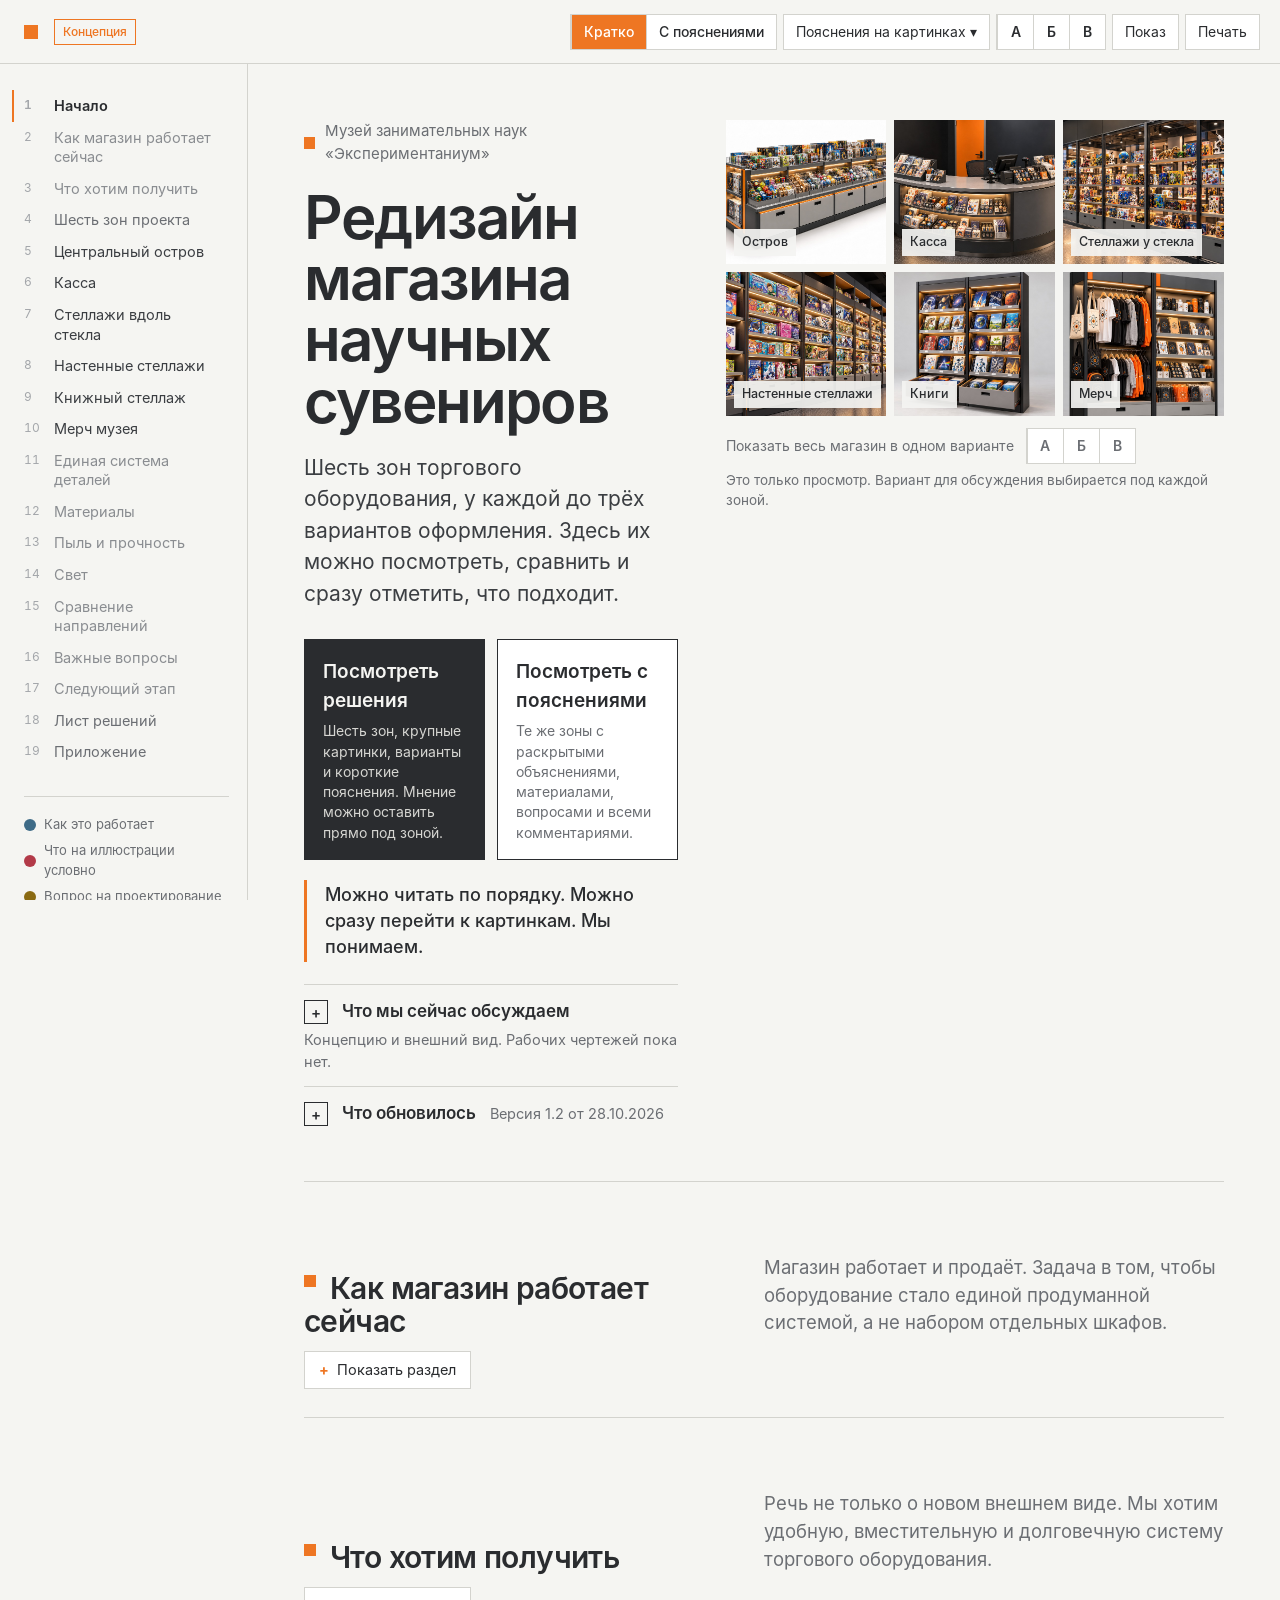
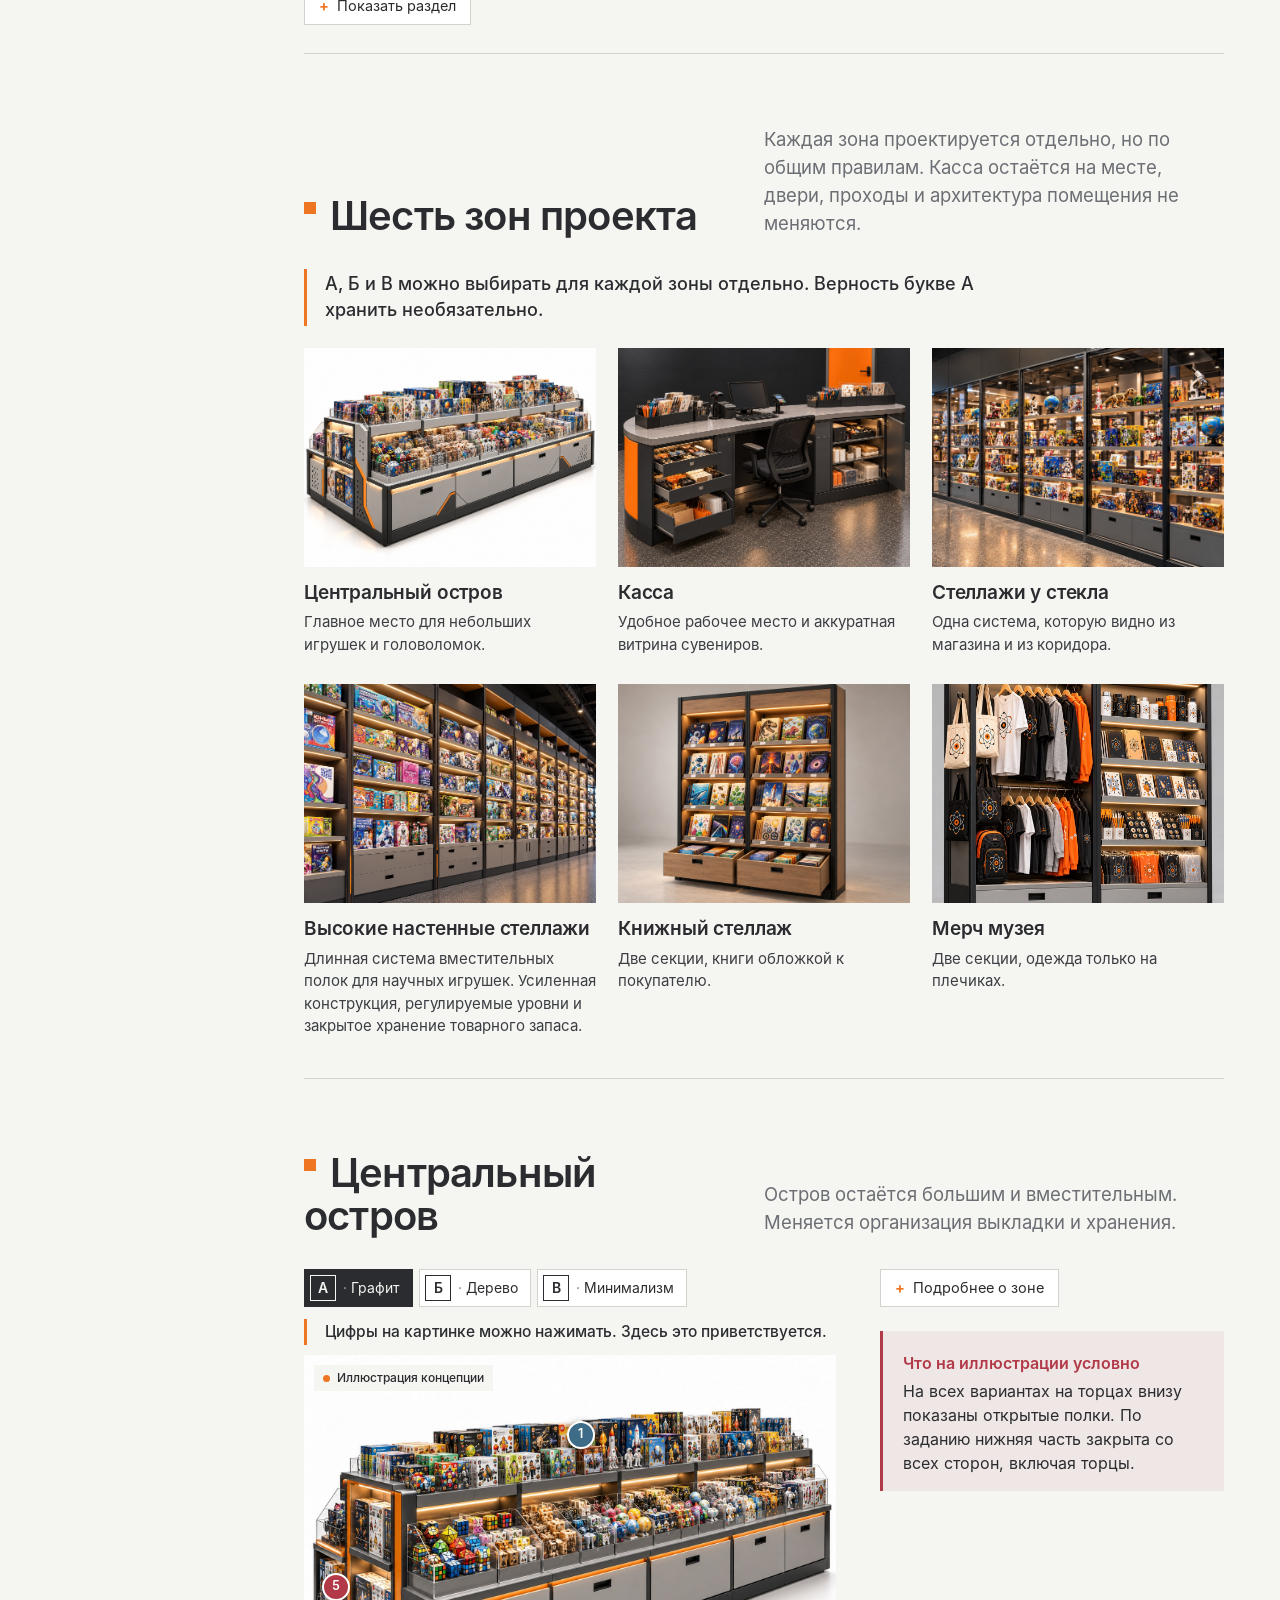
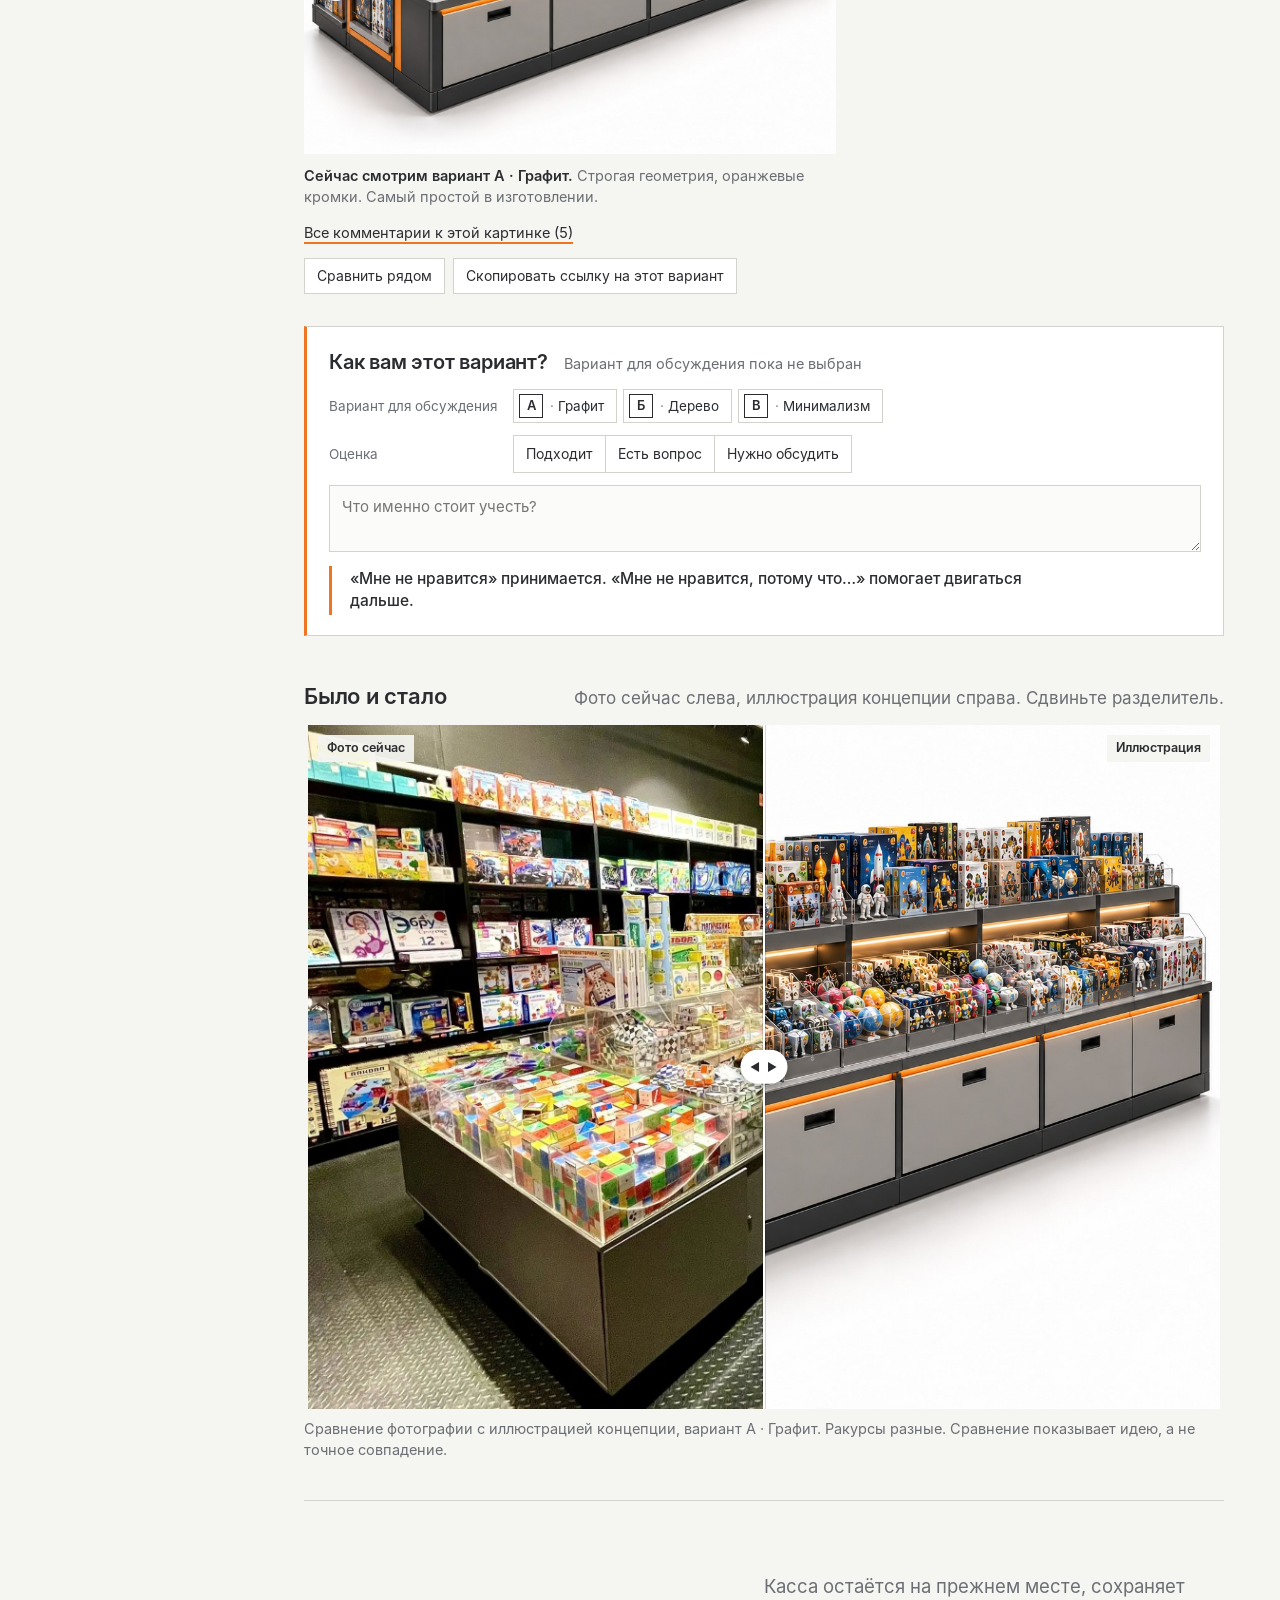
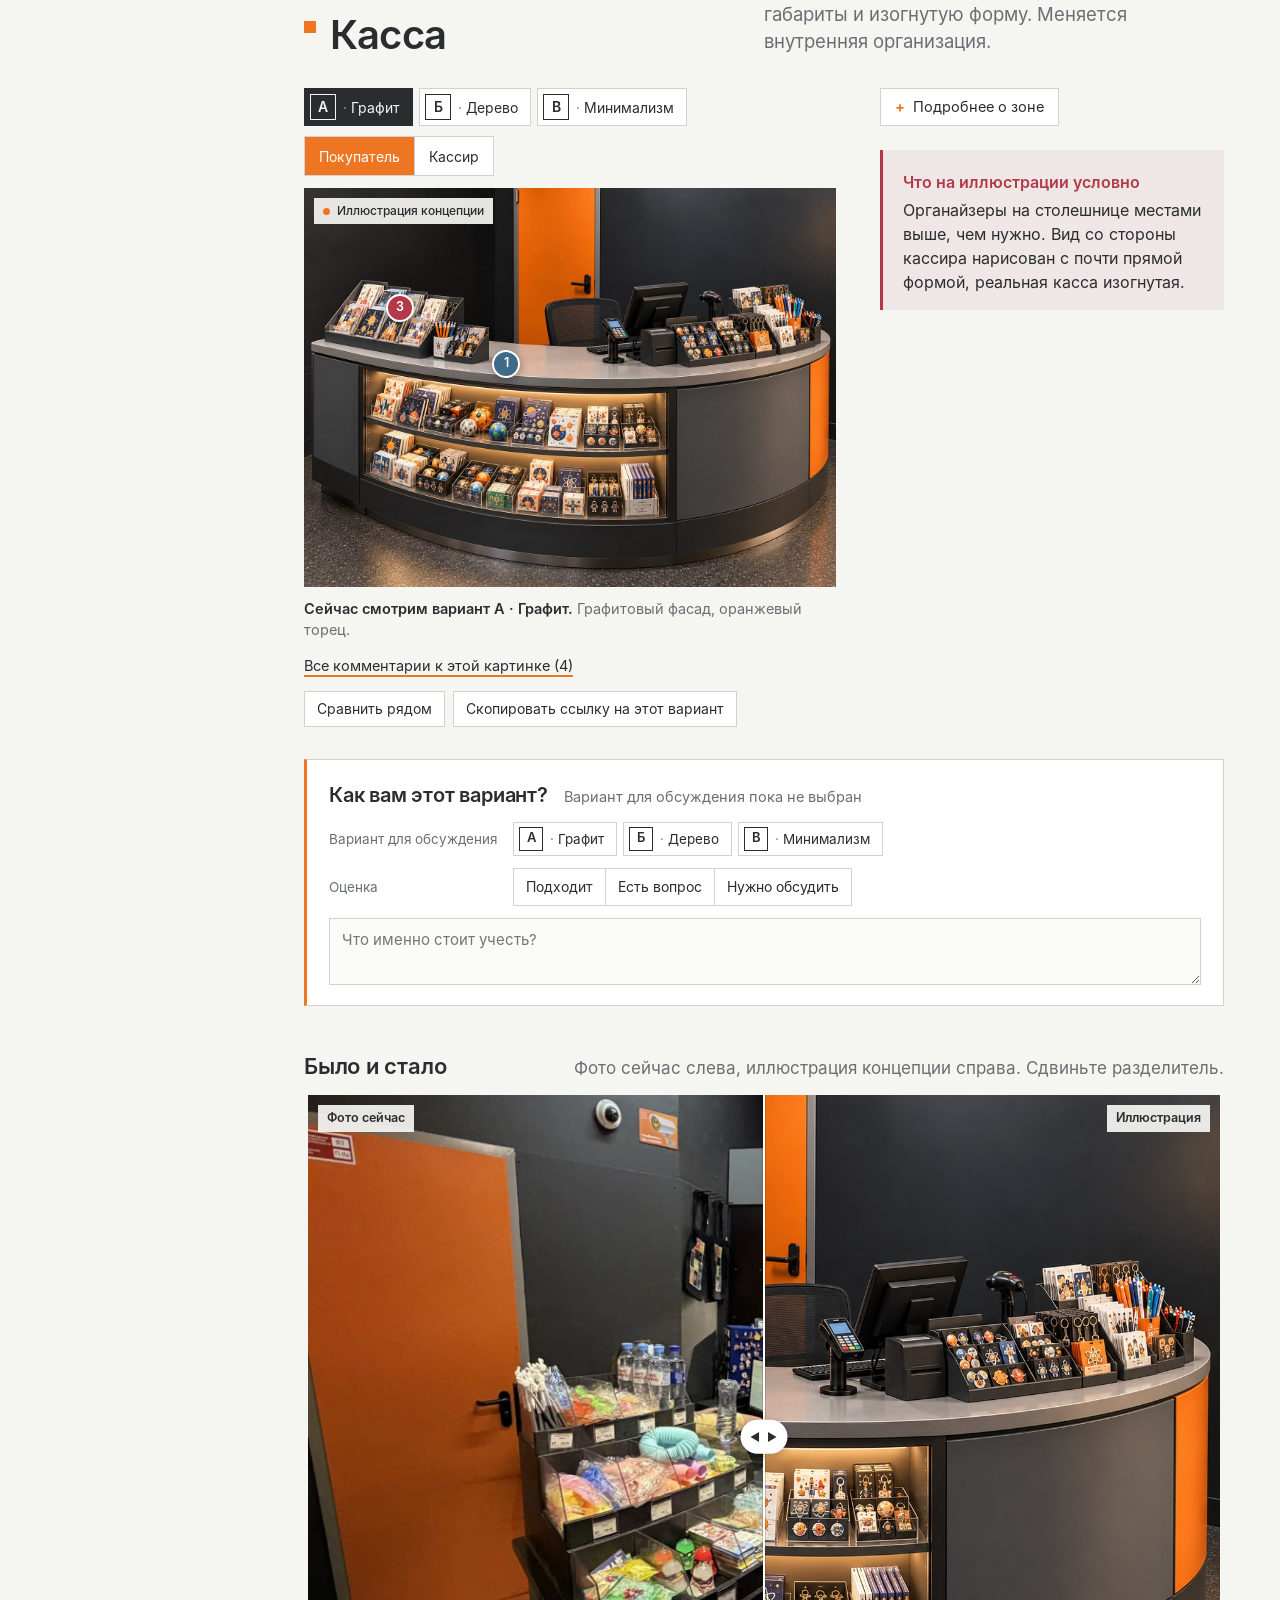
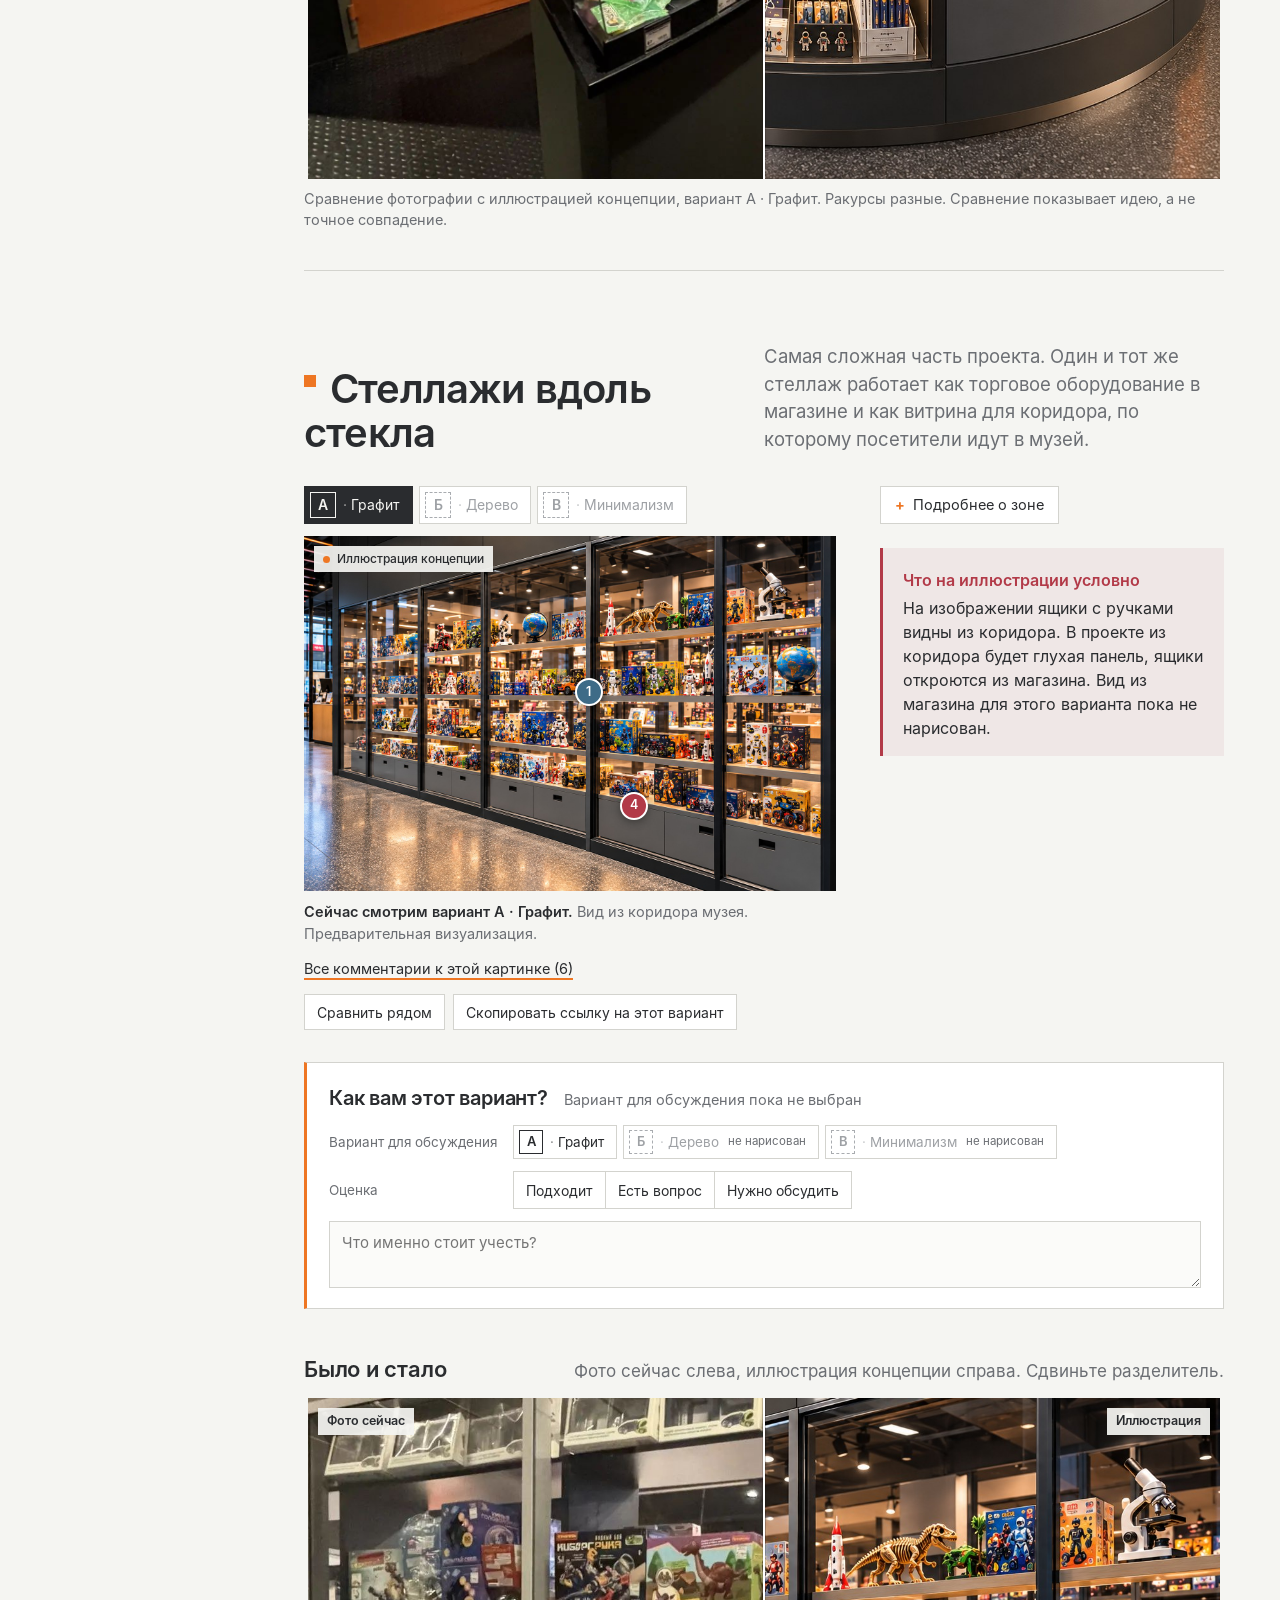
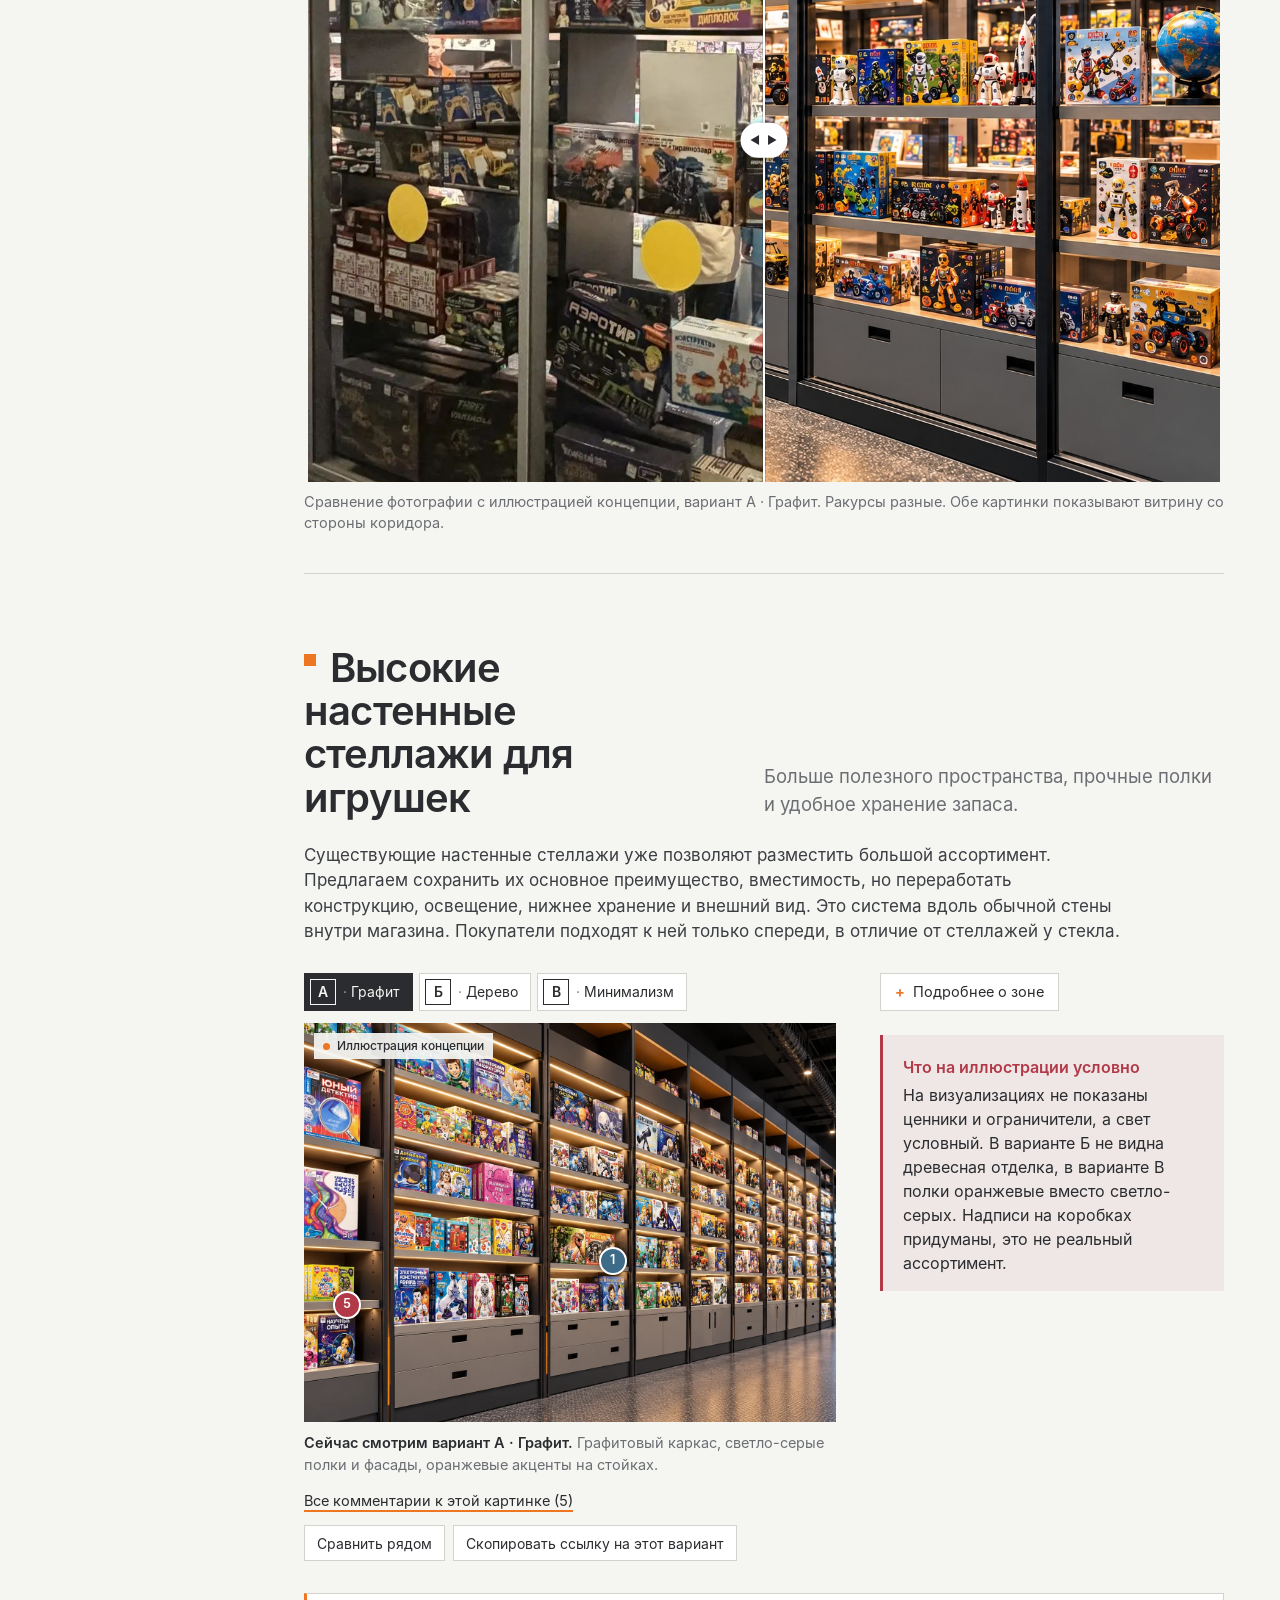
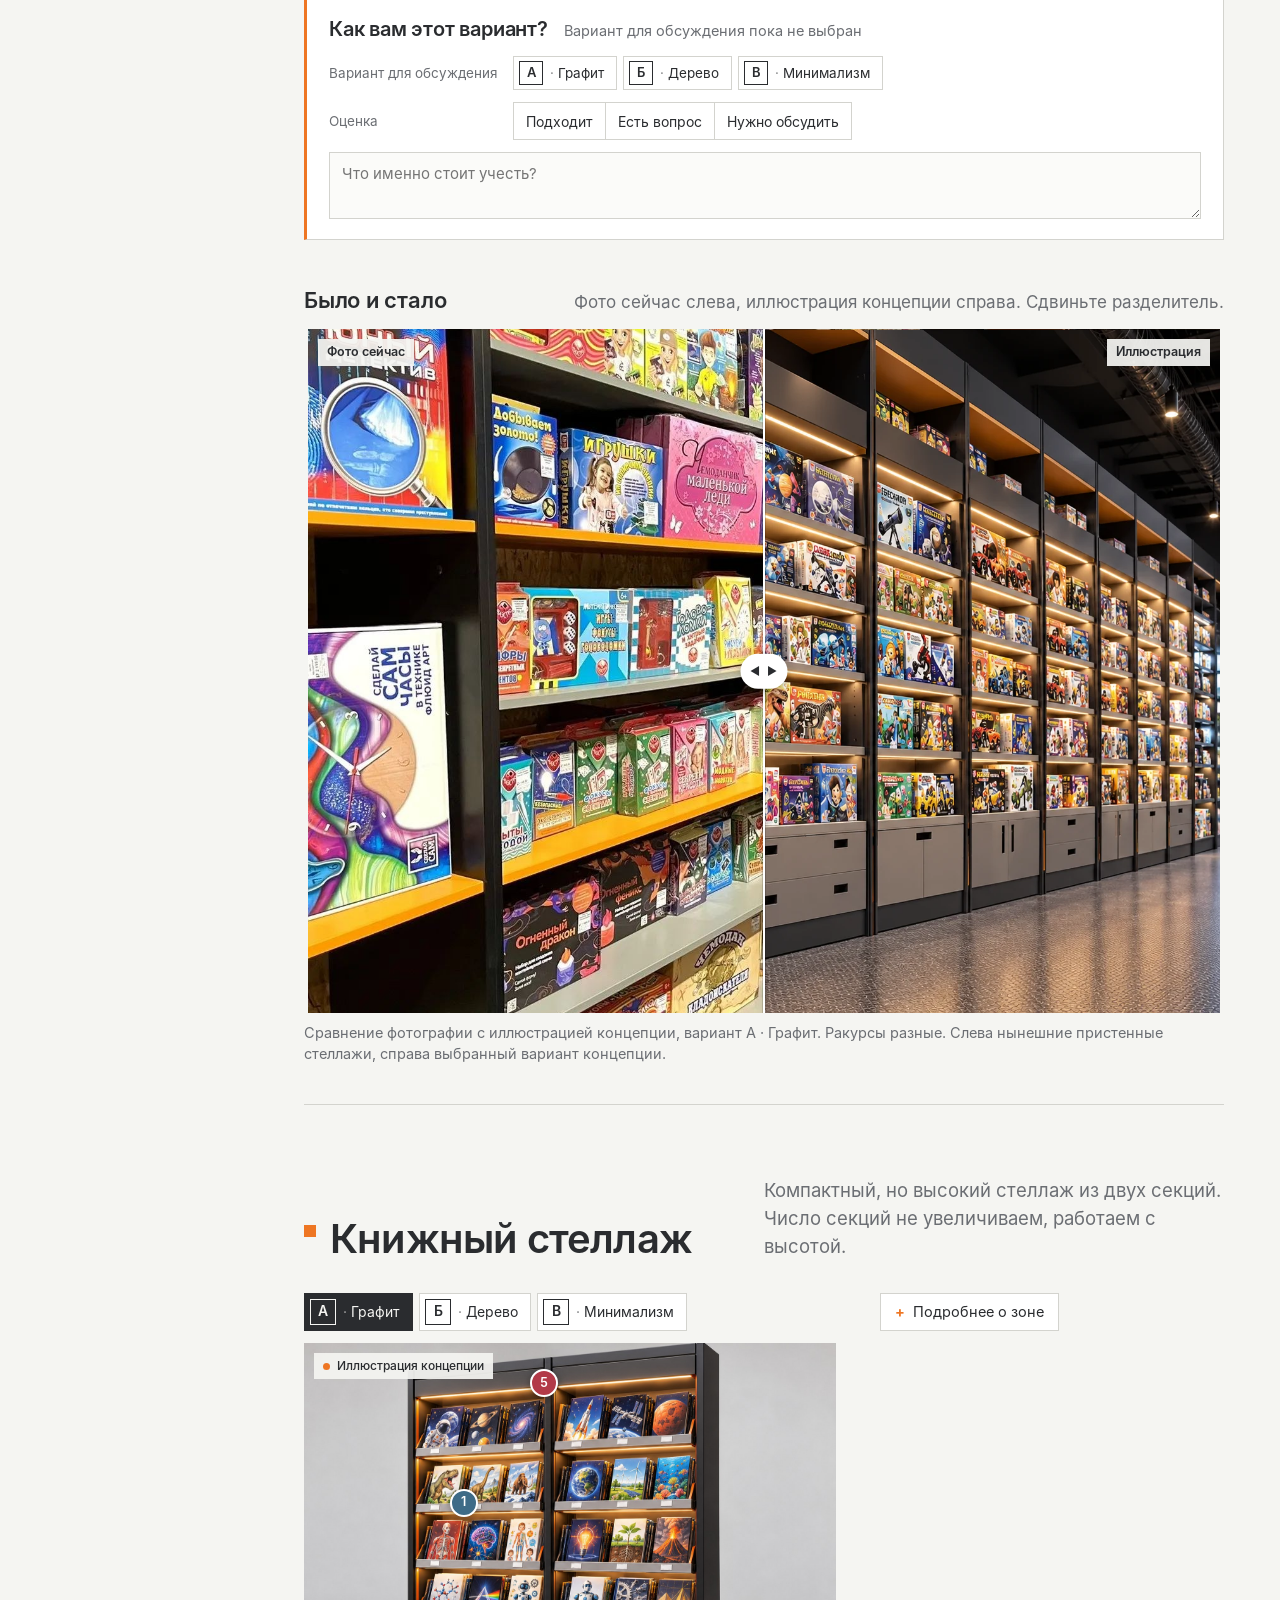
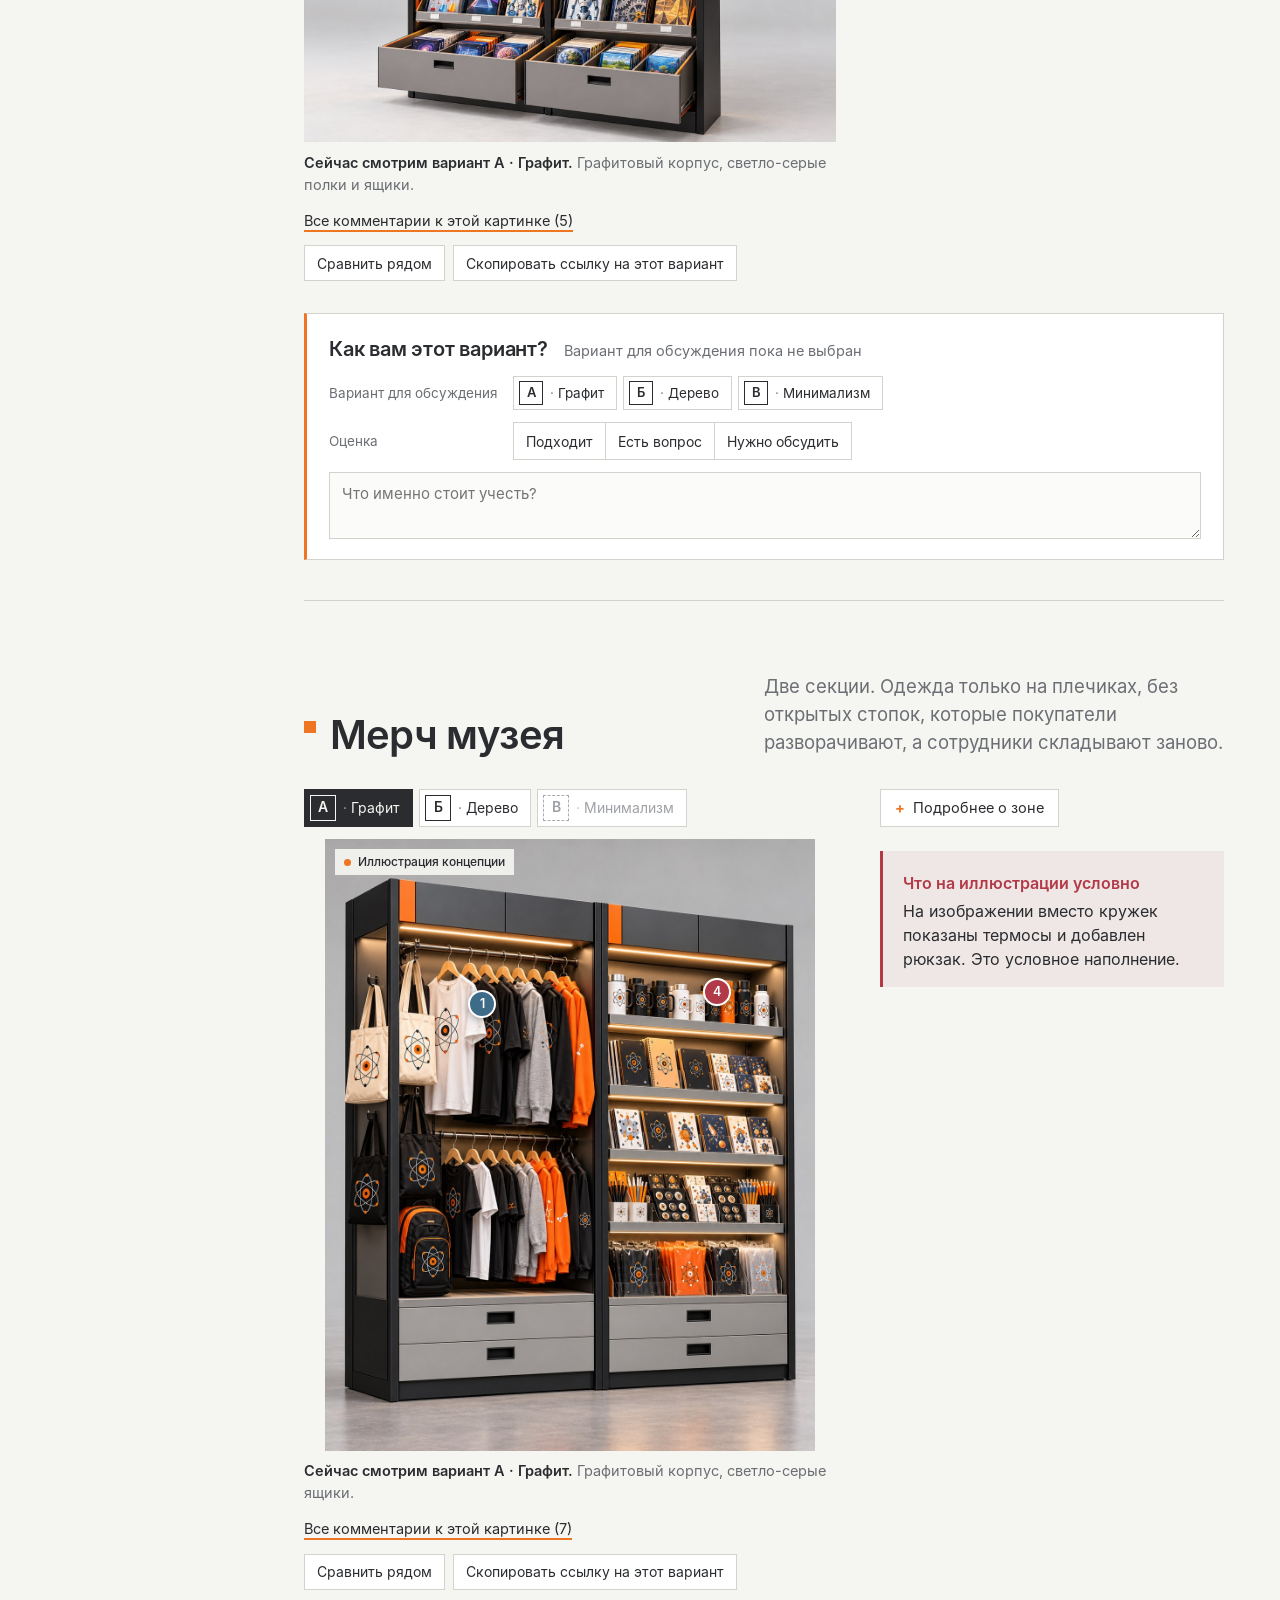
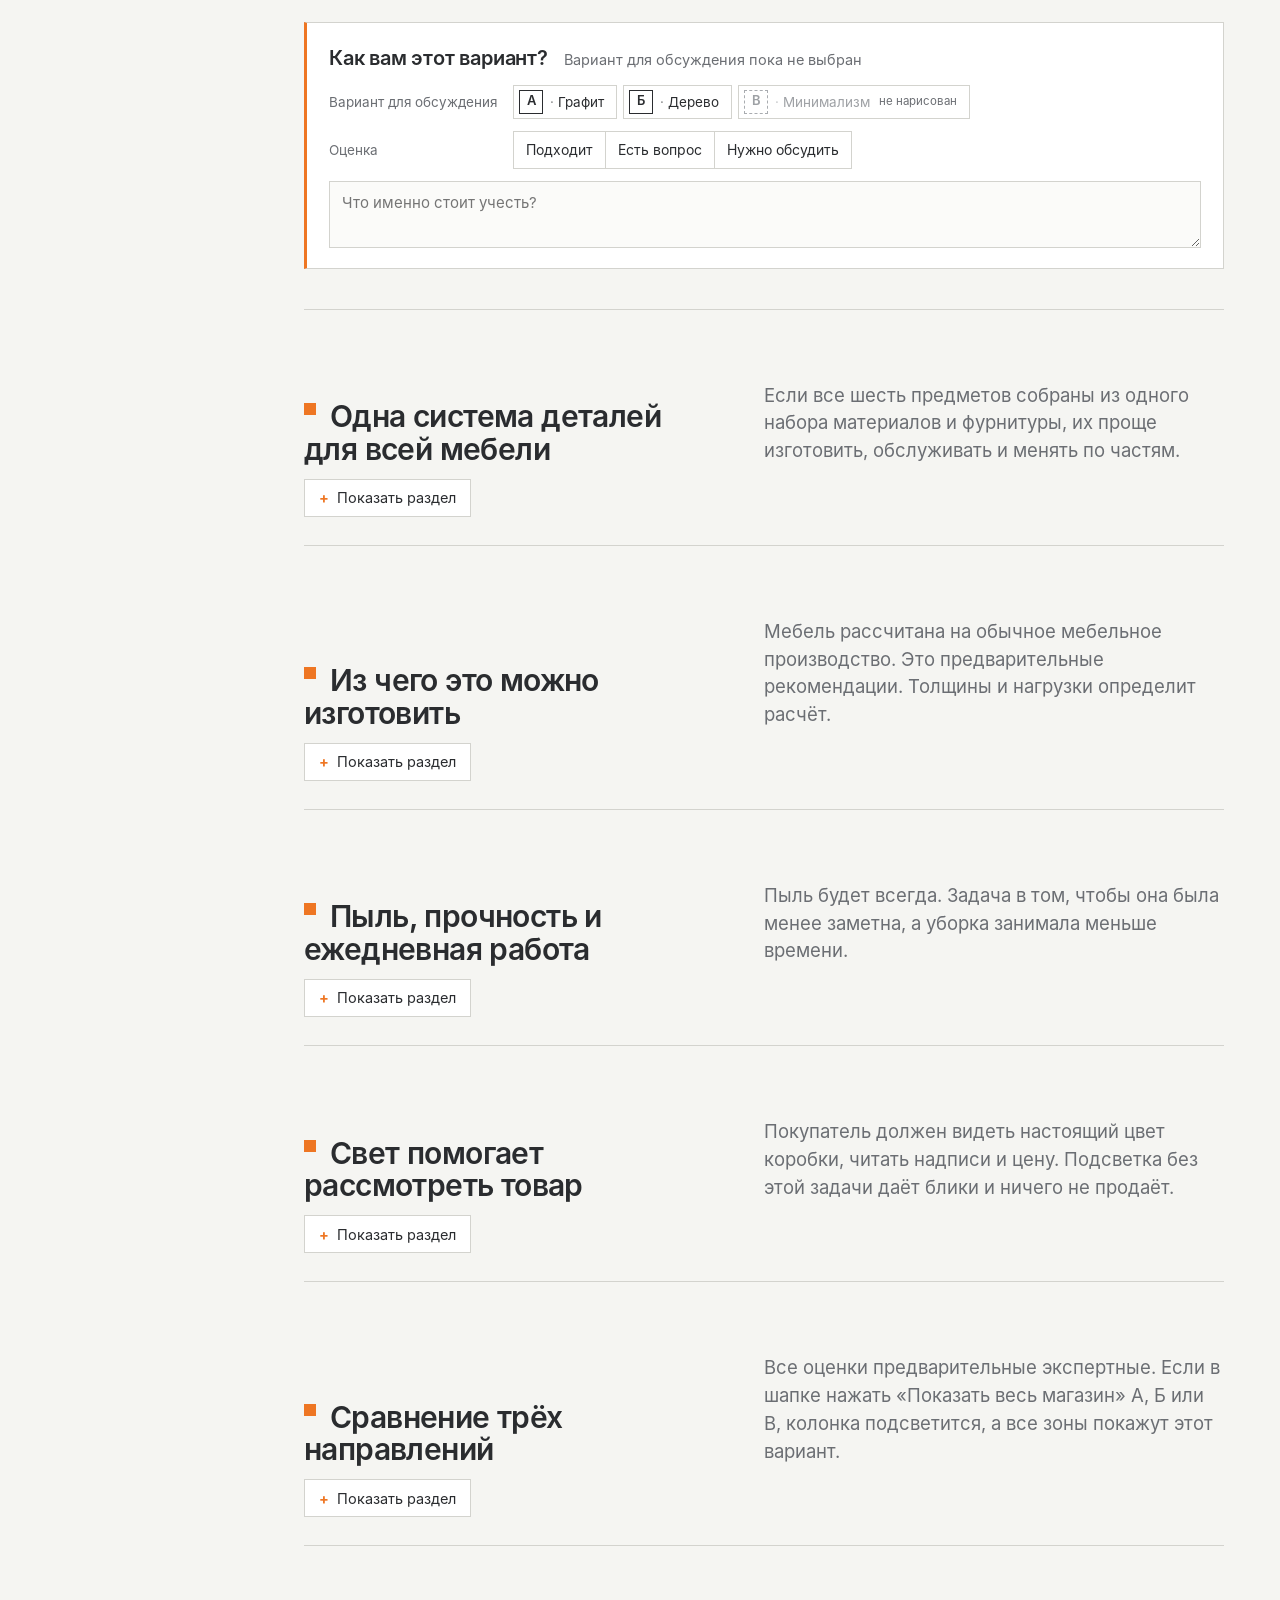
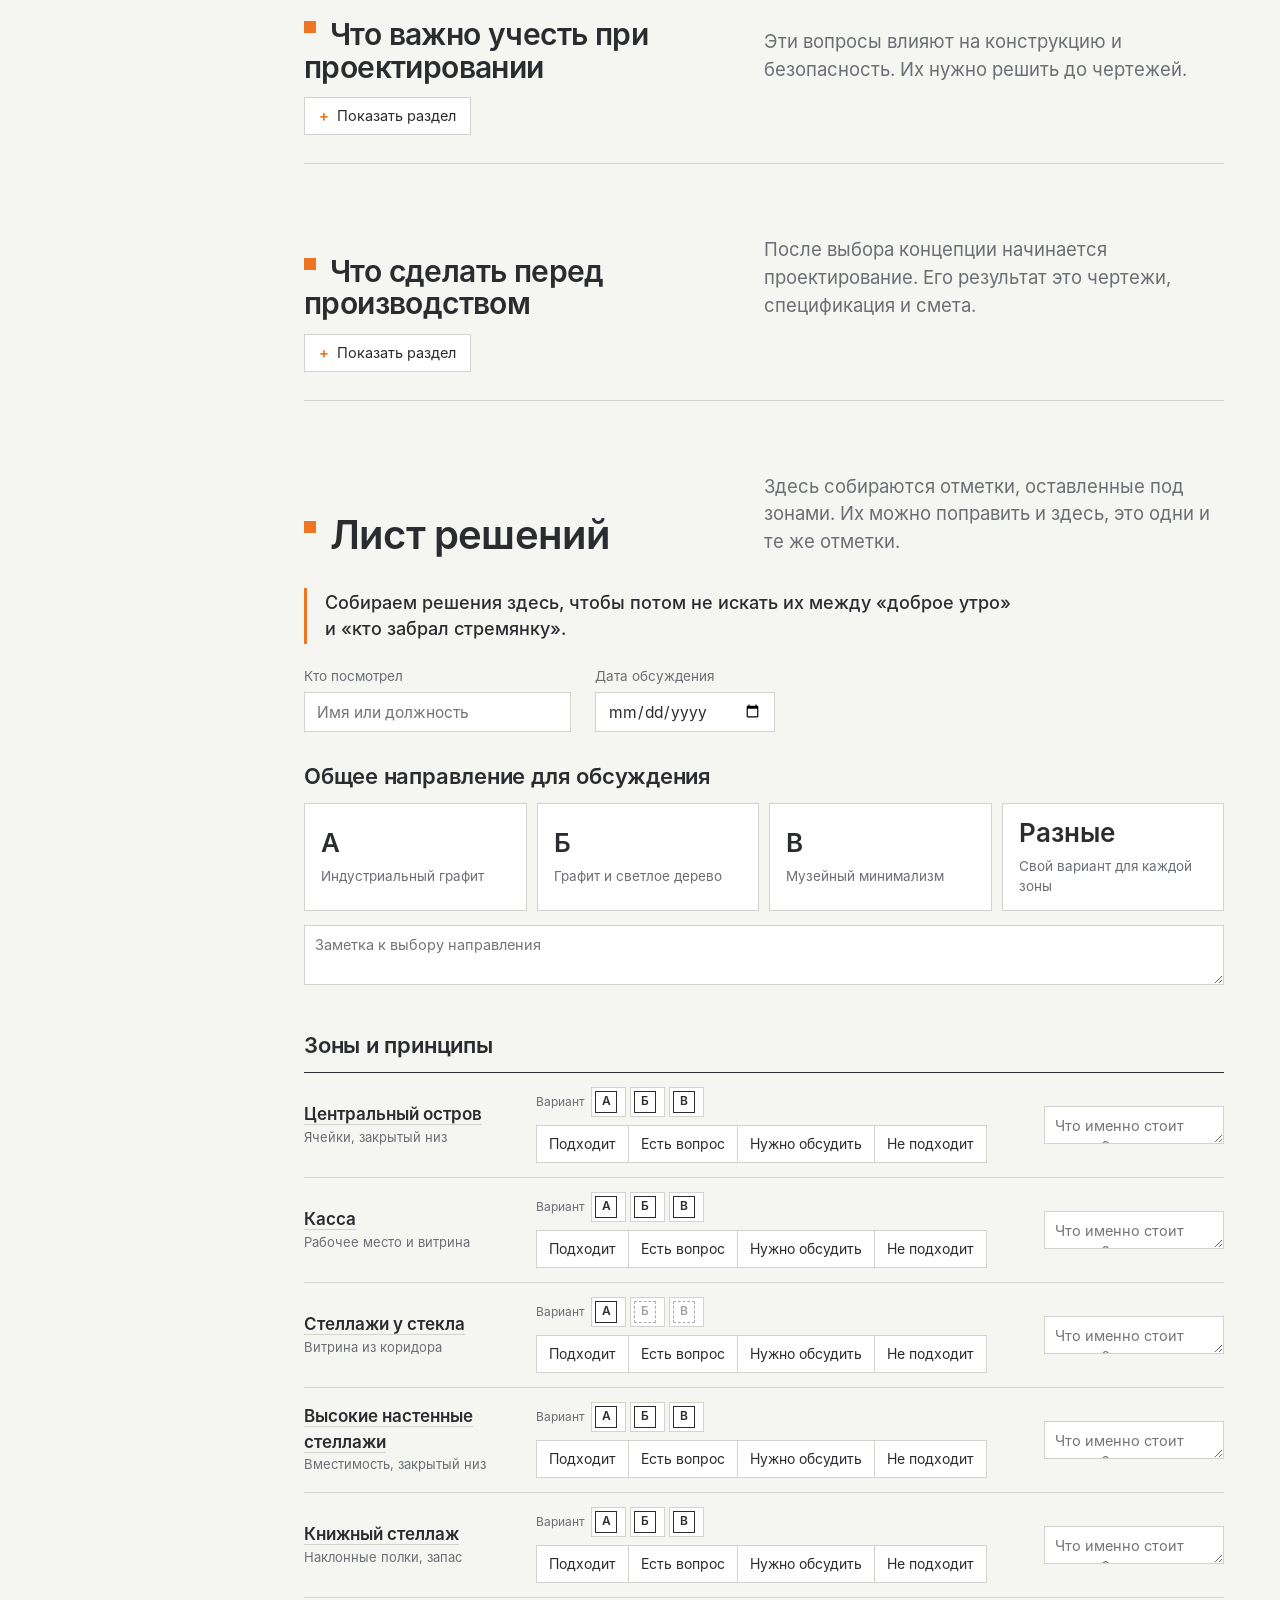
<file: index.html>
<!doctype html>
<html lang="ru">
<head>
<meta name="robots" content="noindex">
<meta charset="utf-8">
<meta name="viewport" content="width=device-width, initial-scale=1">
<title>Редизайн магазина научных сувениров. Экспериментаниум</title>
<link rel="stylesheet" href="assets/site.css?v=1.2.3">
</head>
<body>

<!-- =====================================================================
     БЛОК ДАННЫХ
     Здесь лежат варианты, комментарии на изображениях, подсказки по терминам
     и пункты листа решений. Координаты меток x и y в процентах от картинки.
     Типы комментариев: func (как это работает), diff (что на иллюстрации условно),
     q (вопрос на проектирование), tip (совет специалиста).
     ===================================================================== -->
<script>
window.DATA = {
  /* Версия документа. Историю дополняйте только реальными изменениями. */
  doc: {
    version: "1.2",
    date: "28.10.2026",
    log: [
      { v: "1.2", d: "28.10.2026", items: [
        "Два способа просмотра: кратко и с пояснениями.",
        "Сравнение двух вариантов одной зоны рядом.",
        "Отметка и комментарий под каждой зоной, связанные с листом решений.",
        "Выбор варианта для обсуждения отделён от просмотра.",
        "Ключевые метки на картинках и список всех комментариев под изображением.",
        "Сохранение и загрузка файла отметок, поля «Кто посмотрел» и «Дата обсуждения».",
        "Продолжение с места остановки и ссылка на конкретный вариант.",
        "Реплики автора вынесены отдельными строками, чтобы их было видно.",
        "Кнопка «Наверх» в правом нижнем углу, появляется раньше и надёжнее.",
        "После обновлений браузер берёт свежие файлы, а не старую сохранённую копию."
      ] },
      { v: "1.1", d: "27.10.2026", items: ["Добавлена шестая зона: высокие настенные стеллажи для игрушек."] },
      { v: "1.0", d: "27.10.2026", items: ["Первая публикация: пять зон, варианты оформления, комментарии и лист решений."] }
    ]
  },

  types: {
    func: { label: "Как это работает" },
    diff: { label: "Что на иллюстрации условно" },
    q:    { label: "Вопрос на проектирование" },
    tip:  { label: "Совет специалиста" }
  },

  variants: {
    a: { l: "А", name: "Индустриальный графит", short: "Графит", sw: ["c-g", "c-l", "c-o"] },
    b: { l: "Б", name: "Графит и светлое дерево", short: "Дерево", sw: ["c-g", "c-w", "c-wg"] },
    c: { l: "В", name: "Музейный минимализм", short: "Минимализм", sw: ["c-l", "c-g", "c-o"] }
  },

  images: {
    "island-a.jpg": { w: 1448, h: 1086, kind: "render", white: true, alt: "Центральный остров, вариант А" },
    "island-b.jpg": { w: 1448, h: 1086, kind: "render", white: true, alt: "Центральный остров, вариант Б" },
    "island-c.jpg": { w: 1448, h: 1086, kind: "render", white: true, alt: "Центральный остров, вариант В" },
    "cash-staff.jpg": { w: 1448, h: 1086, kind: "render", alt: "Касса со стороны кассира" },
    "cash-a.jpg": { w: 1448, h: 1086, kind: "render", alt: "Касса со стороны покупателя, вариант А" },
    "cash-b.jpg": { w: 1448, h: 1086, kind: "render", alt: "Касса со стороны покупателя, вариант Б" },
    "cash-c.jpg": { w: 1448, h: 1086, kind: "render", alt: "Касса со стороны покупателя, вариант В" },
    "glass-corridor.jpg": { w: 1536, h: 1024, kind: "render", alt: "Стеллажи вдоль стеклянной стены, вид из коридора музея" },
    "wall-shelves-a.webp": { w: 1448, h: 1086, kind: "render", alt: "Высокие настенные стеллажи для игрушек, вариант А" },
    "wall-shelves-b.webp": { w: 1448, h: 1086, kind: "render", alt: "Высокие настенные стеллажи для игрушек, вариант Б" },
    "wall-shelves-c.webp": { w: 1448, h: 1086, kind: "render", alt: "Высокие настенные стеллажи для игрушек, вариант В" },
    "books-a.jpg": { w: 1448, h: 1086, kind: "render", alt: "Книжный стеллаж, вариант А" },
    "books-b.jpg": { w: 1448, h: 1086, kind: "render", alt: "Книжный стеллаж, вариант Б" },
    "books-c.jpg": { w: 1448, h: 1086, kind: "render", alt: "Книжный стеллаж, вариант В" },
    "merch-a.jpg": { w: 1122, h: 1402, kind: "render", alt: "Стеллаж для мерча, вариант А" },
    "merch-b.jpg": { w: 1122, h: 1402, kind: "render", alt: "Стеллаж для мерча, вариант Б" },
    "now-island.jpg": { w: 1920, h: 1620, kind: "photo", alt: "Центральный остров сейчас" },
    "now-cashdesk.jpg": { w: 1920, h: 1440, kind: "photo", alt: "Касса сейчас" },
    "now-glass-corridor.jpg": { w: 1440, h: 1920, kind: "photo", alt: "Стеклянная стена из коридора сейчас" },
    "now-shelves-dark.jpg": { w: 1440, h: 1920, kind: "photo", alt: "Тёмные стеллажи сейчас" },
    "now-shelves-orange.jpg": { w: 1440, h: 1920, kind: "photo", alt: "Пристенные стеллажи сейчас" }
  },

  hotspots: {
    "island-a.jpg": [
      { x: 52, y: 20, t: "func", h: "Верхний уровень для коробок", p: "Коробки стоят в отделениях с ограничителями и хорошо видны взрослым." },
      { x: 30, y: 46, t: "func", h: "Прозрачные ячейки", p: "Каждый вид мелкого товара в своей ячейке. Игрушки не скатываются и не смешиваются, перегородки переставляются под ассортимент." },
      { x: 57, y: 33, t: "tip", h: "Подсветка в профиле", p: "Один тип алюминиевого профиля с рассеивателем на всей мебели магазина. Так проще закупать и менять." },
      { x: 55, y: 68, t: "func", h: "Запас прямо под выкладкой", p: "Глубокие ящики полного выдвижения. Сотрудник пополняет ячейку, не уходя от острова." },
      { x: 6, y: 58, t: "diff", h: "Открытая полка на торце", p: "На изображении внизу на торце открытая полка с коробками. По заданию нижняя часть острова закрыта со всех сторон, включая торцы." }
    ],
    "island-b.jpg": [
      { x: 40, y: 45, t: "func", h: "Прозрачные ячейки", p: "Тот же принцип выкладки, что и в других вариантах. Различается только отделка." },
      { x: 55, y: 65, t: "tip", h: "Древесный декор", p: "Декор выбирать по живому образцу при освещении магазина. Важно, чтобы он не выглядел бытовым и был доступен для будущих замен." },
      { x: 13, y: 52, t: "diff", h: "Открытые полки на торце", p: "По заданию торцы внизу закрытые. В проекте здесь будут дверцы или ящики." },
      { x: 62, y: 18, t: "func", h: "Верхний уровень", p: "Коробки и крупные наборы на виду у взрослых." }
    ],
    "island-c.jpg": [
      { x: 40, y: 42, t: "func", h: "Прозрачные ячейки", p: "Функция та же, что в вариантах А и Б." },
      { x: 19, y: 52, t: "q", h: "Перфорация на стойках", p: "Отверстия выглядят технично, но собирают пыль и усложняют уборку. Нужно решить, оставлять ли их и где." },
      { x: 46, y: 72, t: "tip", h: "Фигурные накладки", p: "Скошенные оранжевые вставки на фасадах самые дорогие детали варианта. Их можно упростить без потери характера." },
      { x: 8, y: 58, t: "diff", h: "Открытая полка на торце", p: "По заданию нижняя часть закрыта со всех сторон." }
    ],
    "cash-staff.jpg": [
      { x: 44, y: 46, t: "func", h: "Ниша для ног", p: "Полноценное рабочее место сидя. Ничего не мешает коленям и креслу." },
      { x: 25, y: 52, t: "func", h: "Ящики с органайзерами", p: "Полное выдвижение. Расходники и мелкий запас разложены по ячейкам." },
      { x: 26, y: 73, t: "func", h: "Ящик для пакетов", p: "Нижний глубокий ящик под пакеты и упаковку." },
      { x: 83, y: 46, t: "func", h: "Шкаф для запаса", p: "Полки за дверцей. Свободный доступ ко всем внутренним секциям." },
      { x: 48, y: 22, t: "func", h: "Техника под рукой", p: "Монитор, терминал и сканер в зоне прямой досягаемости." },
      { x: 62, y: 29, t: "tip", h: "Столешница из HPL", p: "Поверхность, по которой весь день двигают покупки, лучше делать из износостойкого пластика." },
      { x: 5, y: 62, t: "diff", h: "Форма кассы", p: "На изображении касса почти прямая со скруглёнными концами. Реальная касса изогнутая и сохраняет свои габариты." }
    ],
    "cash-a.jpg": [
      { x: 38, y: 44, t: "func", h: "Свободный центр", p: "Место для покупок, оплаты и упаковки. Сюда ничего не ставим." },
      { x: 40, y: 58, t: "func", h: "Витрина в фасаде", p: "Подсвеченная витрина на уровне глаз ребёнка. Здесь работают небольшие покупки, пока идёт оплата." },
      { x: 18, y: 30, t: "diff", h: "Высота органайзеров", p: "Органайзеры выше, чем нужно. В проекте их высоту ограничим, чтобы они не мешали общению с кассиром." },
      { x: 88, y: 66, t: "q", h: "Гнутый фасад", p: "Изогнутые панели сложнее прямых. Технологию и материал уточним у производителя." }
    ],
    "cash-b.jpg": [
      { x: 55, y: 55, t: "func", h: "Витрина в фасаде", p: "Небольшие сувениры в прозрачных органайзерах, подсветка сверху." },
      { x: 85, y: 55, t: "tip", h: "Дерево на изгибе", p: "Древесный декор на изогнутом фасаде требует гибкого материала. Это стоит проверить у производителя заранее." },
      { x: 25, y: 26, t: "diff", h: "Высота органайзеров", p: "Наверху лучше меньше позиций и ниже органайзеры." }
    ],
    "cash-c.jpg": [
      { x: 40, y: 62, t: "func", h: "Витрина в фасаде", p: "Та же витрина, что в других вариантах." },
      { x: 80, y: 82, t: "tip", h: "Графитовый цоколь", p: "Светлые фасады выше, тёмный цоколь внизу. На нём меньше заметны следы обуви." },
      { x: 80, y: 30, t: "diff", h: "Высота органайзеров", p: "В проекте органайзеры ниже, центр столешницы свободен." }
    ],
    "glass-corridor.jpg": [
      { x: 53.5, y: 44, t: "func", h: "Стойки на одной оси", p: "Стойки стеллажа совпадают со стойками остекления. Витрина читается ровным ритмом по всей длине." },
      { x: 76, y: 27, t: "tip", h: "Свет без бликов", p: "Профиль подсветки прячется за передней кромкой полки. Тогда светодиоды не отражаются в стекле." },
      { x: 33, y: 22, t: "func", h: "Без задней стенки", p: "Сквозь выкладку виден магазин. Это делает витрину лёгкой, но порядок на полках со стороны магазина тоже становится её частью." },
      { x: 62, y: 76, t: "diff", h: "Ящики со стороны коридора", p: "На изображении ящики с ручками видны из коридора. В проекте здесь будет спокойная глухая панель, а ящики откроются из магазина." },
      { x: 88, y: 46, t: "q", h: "Доступ к товару у стекла", p: "Как пополнять витринный ряд, повёрнутый к стеклу, и как мыть стекло изнутри. Это главный вопрос проектирования этой зоны." },
      { x: 10, y: 42, t: "diff", h: "Остекление условное", p: "Пропорции стекла и рам нарисованы условно. Существующая стеклянная стена сохраняется как есть." }
    ],
    "wall-shelves-a.webp": [
      { x: 58, y: 59.5, t: "func", h: "Регулируемая высота полок", p: "Высота полок регулируется под размеры упаковок. Это позволяет менять ассортимент без замены мебели." },
      { x: 30, y: 58.5, t: "tip", h: "Длинные полки усиливаем", p: "Длинные нагруженные полки необходимо усиливать. Способ усиления и допустимую нагрузку определят при проектировании." },
      { x: 22, y: 83, t: "func", h: "Запас в нижних модулях", p: "В нижних закрытых модулях размещается запас товара. Дополнительные коробки находятся рядом с основной выкладкой." },
      { x: 57, y: 82, t: "q", h: "Размеры, вес и ящики", p: "Проверить реальные размеры коробок, вес товаров, глубину секций, ширину проходов и возможность выдвижения нижних ящиков." },
      { x: 8, y: 70.5, t: "diff", h: "Ценники и ограничители", p: "На изображении не показаны ценники на кромках полок и ограничители. По заданию они нужны, в проекте их добавим." }
    ],
    "wall-shelves-b.webp": [
      { x: 12, y: 52.5, t: "tip", h: "Светлые матовые полки", p: "Светло-серые матовые горизонтальные поверхности позволяют уменьшить визуальную заметность пыли и облегчают ежедневную уборку." },
      { x: 52, y: 3, t: "q", h: "Верхние уровни", p: "Определить, какие верхние уровни остаются открытыми, а какие целесообразно использовать для закрытого хранения." },
      { x: 77, y: 20, t: "diff", h: "Свет условный", p: "На визуализациях характер и цвет подсветки условные. Окончательное решение по свету, в том числе температуре около 3500 К, принимается при подборе оборудования." },
      { x: 57, y: 79, t: "diff", h: "Древесная отделка не видна", p: "Для варианта Б рассматриваются тёплые серые и древесные материалы. На этой визуализации древесная фактура не читается, тёплый характер дают оранжевые кромки и свет. Материалы уточним по образцам." },
      { x: 30, y: 86, t: "func", h: "Ящики и шкафы", p: "Ящики и шкафы с дверцами в нижней части рассчитаны на коробки разных размеров." }
    ],
    "wall-shelves-c.webp": [
      { x: 30, y: 82, t: "func", h: "Ящики и шкафы", p: "Сочетание выдвижных ящиков и шкафов под разные размеры коробок. Запас лежит прямо под своей категорией." },
      { x: 48, y: 88, t: "tip", h: "Скошенные вставки", p: "Оранжевые скошенные вставки на фасадах дают узнаваемый ритм. Это отдельные детали, их сложность и стоимость уточним у производителя." },
      { x: 30, y: 56.5, t: "diff", h: "Оранжевые полки", p: "Для варианта В заданы светло-серые поверхности. На визуализации полки оранжевые, это стоит обсудить. Цветные горизонтали могут сильнее показывать пыль и износ." },
      { x: 70, y: 12, t: "diff", h: "Древесные панели наверху", p: "В нескольких верхних нишах видны древесные панели. В описании варианта В их нет, это условность изображения." },
      { x: 62, y: 3, t: "q", h: "Высота и безопасность", p: "Верхние уровни высоко. Нужно решить, что хранить наверху, как сотрудник туда достаёт и как закрепить стеллаж к стене." }
    ],
    "books-a.jpg": [
      { x: 30, y: 40, t: "func", h: "Наклонные полки", p: "Книга стоит обложкой к покупателю. Тему и возраст видно сразу." },
      { x: 58, y: 30, t: "func", h: "Запас за образцом", p: "За выставленной книгой стоят ещё несколько экземпляров. Взяли одну, следующая уже на месте." },
      { x: 25, y: 79, t: "func", h: "Ящики для запаса", p: "Нижние ящики полного выдвижения с разделителями." },
      { x: 75, y: 14, t: "q", h: "Крепление к стене", p: "Стеллаж высокий. Крепление к стене или полу проверяется в проекте." },
      { x: 45, y: 10, t: "diff", h: "Оттенок света", p: "На изображении свет теплее, чем нужно. В проекте нейтрально-тёплый, около 3500 К." }
    ],
    "books-b.jpg": [
      { x: 42, y: 52, t: "func", h: "Наклонные полки", p: "Тот же принцип, что в варианте А." },
      { x: 30, y: 82, t: "tip", h: "Древесные ящики", p: "Декор ящиков и корпуса из одной партии, чтобы оттенки совпадали." },
      { x: 50, y: 8, t: "func", h: "Верхний фриз", p: "Закрытая верхняя часть скрывает блок питания подсветки." }
    ],
    "books-c.jpg": [
      { x: 52, y: 36, t: "func", h: "Наклонные полки", p: "Функция та же, отличается только оформление." },
      { x: 66, y: 10, t: "tip", h: "Декоративные дуги", p: "Дуги и круглые накладки выразительны, но это самые дорогие детали стеллажа." },
      { x: 34, y: 89, t: "tip", h: "Скошенные ящики", p: "Фигурные фасады ящиков усложняют изготовление и замену." }
    ],
    "merch-a.jpg": [
      { x: 32, y: 27, t: "func", h: "Одежда на плечиках", p: "Никаких стопок. Футболки и худи не разворачивают и не складывают заново, размер виден сразу." },
      { x: 42, y: 50, t: "func", h: "Две штанги", p: "Верхняя и нижняя штанги, например взрослая и детская одежда." },
      { x: 5, y: 40, t: "q", h: "Крючки на боковой стенке", p: "Сумки висят снаружи. Нужно проверить, не мешают ли они проходу." },
      { x: 80, y: 25, t: "diff", h: "Термосы вместо кружек", p: "Наполнение условное. По заданию здесь кружки." },
      { x: 80, y: 68, t: "func", h: "Дождевики", p: "Дождевики в упаковке в наклонных карманах." },
      { x: 37, y: 82, t: "func", h: "Запас по размерам", p: "Ящики под выкладкой. Запас разложен по размерам и категориям." },
      { x: 60, y: 7, t: "func", h: "Верхние шкафчики", p: "Закрытое хранение наверху, если позволит конструкция." }
    ],
    "merch-b.jpg": [
      { x: 30, y: 30, t: "func", h: "Одежда на плечиках", p: "Тот же принцип, что в варианте А." },
      { x: 75, y: 22, t: "diff", h: "Термосы вместо кружек", p: "Наполнение условное." },
      { x: 70, y: 83, t: "func", h: "Ящики для запаса", p: "По размерам и категориям." }
    ],
    "now-island.jpg": [
      { x: 40, y: 62, t: "func", h: "Ячейки уже работают", p: "Принцип прозрачных ячеек уже есть. Его стоит развить и сделать аккуратнее." },
      { x: 60, y: 80, t: "func", h: "Закрытый низ", p: "Хранение под островом уже закрытое. Нужны глубокие ящики вместо дверец." },
      { x: 92, y: 45, t: "tip", h: "Стойка поставщика", p: "Картонные стойки брендов выбиваются из общего стиля. Им стоит найти место внутри системы." }
    ],
    "now-cashdesk.jpg": [
      { x: 50, y: 55, t: "tip", h: "Много мелочи наверху", p: "Ярусы лотков занимают столешницу и закрывают кассира. Лучше меньше позиций наверху." },
      { x: 58, y: 78, t: "func", h: "Изогнутая витрина уже есть", p: "Логику витрины в фасаде сохраняем и улучшаем светом." },
      { x: 90, y: 42, t: "tip", h: "Другой материал", p: "Светлая фанерная стойка не похожа на остальную мебель. Это пример разрозненности." }
    ],
    "now-glass-corridor.jpg": [
      { x: 27, y: 40, t: "tip", h: "Стойки не совпадают", p: "Стойки мебели и стойки остекления на разных осях. Витрина выглядит неаккуратно." },
      { x: 20, y: 85, t: "tip", h: "Запас на виду", p: "Коробки запаса стоят внизу и видны из коридора." },
      { x: 40, y: 62, t: "tip", h: "Наклейки на стекле", p: "Круглые наклейки закрывают товар. Навигацию лучше вынести на раму или стену." }
    ]
  },

  zones: {
    island: {
      short: "Остров", section: "island",
      variants: {
        a: { img: "island-a.jpg", cap: "Строгая геометрия, оранжевые кромки. Самый простой в изготовлении." },
        b: { img: "island-b.jpg", cap: "Тёплая древесная фактура на фасадах." },
        c: { img: "island-c.jpg", cap: "Перфорация и геометрические накладки. Выразительно, но дороже и сложнее в уборке." }
      }
    },
    cash: {
      short: "Касса", section: "cash",
      views: [{ id: "buyer", label: "Покупатель" }, { id: "staff", label: "Кассир" }],
      viewNotes: { staff: "Рабочее место устроено одинаково во всех вариантах." },
      variants: {
        a: { buyer: "cash-a.jpg", staff: "cash-staff.jpg", cap: "Графитовый фасад, оранжевый торец." },
        b: { buyer: "cash-b.jpg", staff: "cash-staff.jpg", cap: "Древесная вставка на изогнутом фасаде." },
        c: { buyer: "cash-c.jpg", staff: "cash-staff.jpg", cap: "Светло-серые фасады, графитовый цоколь." }
      }
    },
    glass: {
      short: "Стеллажи у стекла", section: "glass", mosaicPos: "60% 50%",
      missingText: "Для стеклянной стены пока есть только графитовый вариант. Визуализация предварительная и ещё уточняется.",
      variants: {
        a: { img: "glass-corridor.jpg", cap: "Вид из коридора музея. Предварительная визуализация." },
        b: null,
        c: null
      }
    },
    wall: {
      short: "Настенные стеллажи", section: "wall", mosaicPos: "30% 50%",
      variants: {
        a: { img: "wall-shelves-a.webp", cap: "Графитовый каркас, светло-серые полки и фасады, оранжевые акценты на стойках." },
        b: { img: "wall-shelves-b.webp", cap: "Графитовые стойки, оранжевые кромки и тёплый свет. Древесная отделка на изображении не читается." },
        c: { img: "wall-shelves-c.webp", cap: "Оранжевые полки и скошенные оранжевые вставки на фасадах, единый ритм секций." }
      }
    },
    books: {
      short: "Книги", section: "books",
      variants: {
        a: { img: "books-a.jpg", cap: "Графитовый корпус, светло-серые полки и ящики." },
        b: { img: "books-b.jpg", cap: "Древесный корпус и ящики, графитовые стойки." },
        c: { img: "books-c.jpg", cap: "Декоративные дуги и фигурные ящики." }
      }
    },
    merch: {
      short: "Мерч", section: "merch", mosaicPos: "50% 35%",
      missingText: "Для мерча нарисованы варианты А и Б. Вариант В покажем, если направление будет выбрано.",
      variants: {
        a: { img: "merch-a.jpg", cap: "Графитовый корпус, светло-серые ящики." },
        b: { img: "merch-b.jpg", cap: "Древесный корпус и ящики." },
        c: null
      }
    }
  },

  mosaic: ["island", "cash", "glass", "wall", "books", "merch"],

  ba: {
    island: { before: "now-island.jpg", beforeAlt: "Остров сейчас", zone: "island", ratio: "4 / 3", maxw: "980px",
      note: "Ракурсы разные. Сравнение показывает идею, а не точное совпадение." },
    cash: { before: "now-cashdesk.jpg", beforeAlt: "Касса сейчас", zone: "cash", view: "buyer", ratio: "4 / 3", maxw: "980px",
      note: "Ракурсы разные. Сравнение показывает идею, а не точное совпадение." },
    wall: { before: "now-shelves-orange.jpg", beforeAlt: "Пристенные стеллажи сейчас", zone: "wall", ratio: "4 / 3", maxw: "980px",
      beforePos: "50% 55%", afterPos: "35% 50%",
      note: "Ракурсы разные. Слева нынешние пристенные стеллажи, справа выбранный вариант концепции." },
    glass: { before: "now-glass-corridor.jpg", beforeAlt: "Стеклянная стена сейчас", zone: "glass", ratio: "4 / 3", maxw: "980px",
      beforePos: "50% 55%", afterPos: "55% 50%",
      note: "Ракурсы разные. Обе картинки показывают витрину со стороны коридора." }
  },

  glossary: {
    "ЛДСП": "Ламинированная древесно-стружечная плита. Основной материал корпусной мебели. Доступна, много декоров, но длинные нагруженные полки без усиления прогибаются.",
    "МДФ": "Плита из мелкого древесного волокна. Хорошо фрезеруется и красится, подходит для фасадов сложной формы. Для нагруженных полок не лучший выбор.",
    "HPL": "Пластик высокого давления. Очень стойкий к истиранию и ударам. Подходит для столешниц и поверхностей, которые трут каждый день.",
    "ПЭТ-Г": "Прозрачный пластик, менее хрупкий, чем акрил. Хорош для ячеек и органайзеров в местах, где их часто задевают.",
    "акрил": "Прозрачный пластик для ячеек и органайзеров. Хорошо пропускает свет, но царапается и требует мойки без абразивов.",
    "Акрил": "Прозрачный пластик для ячеек и органайзеров. Хорошо пропускает свет, но царапается и требует мойки без абразивов.",
    "порошковой окраской": "Прочное покрытие для металла. Порошок запекается в печи, поверхность устойчива к сколам и царапинам.",
    "полного выдвижения": "Направляющие, которые выдвигают ящик целиком. До дальнего угла ящика легко дотянуться.",
    "рассеивателем": "Матовая крышка на профиле подсветки. Прячет отдельные светодиоды и даёт ровный свет без точек.",
    "цветопередача": "Насколько честно свет показывает цвета. При хорошей цветопередаче коробки выглядят так же, как при дневном свете.",
    "компакт-пластик": "Толстый монолитный пластик без плиты внутри. Очень прочный и влагостойкий, но дороже обычной столешницы.",
    "кромкой": "Полоса пластика на торце плиты. Защищает торец от сколов и влаги.",
    "3500 К": "Цветовая температура света. Около 3500 К это нейтрально-тёплый свет. Не жёлтый, как у лампы накаливания, и не холодный, как в офисе."
  },

  decisions: {
    directions: [
      { id: "a", l: "А", t: "Индустриальный графит" },
      { id: "b", l: "Б", t: "Графит и светлое дерево" },
      { id: "c", l: "В", t: "Музейный минимализм" },
      { id: "mix", l: "Разные", t: "Свой вариант для каждой зоны" }
    ],
    items: [
      { id: "island", zone: true, name: "Центральный остров", sub: "Ячейки, закрытый низ" },
      { id: "cash", zone: true, name: "Касса", sub: "Рабочее место и витрина" },
      { id: "glass", zone: true, name: "Стеллажи у стекла", sub: "Витрина из коридора" },
      { id: "wall", zone: true, name: "Высокие настенные стеллажи", sub: "Вместимость, закрытый низ" },
      { id: "books", zone: true, name: "Книжный стеллаж", sub: "Наклонные полки, запас" },
      { id: "merch", zone: true, name: "Мерч музея", sub: "Одежда на плечиках" },
      { id: "system", name: "Единая система деталей", sub: "Общие профили и фурнитура" },
      { id: "materials", name: "Материалы", sub: "Предварительные рекомендации" },
      { id: "light", name: "Свет", sub: "3500 К, профиль с рассеивателем" },
      { id: "wall-q-closed", group: "Высокие настенные стеллажи. Вопросы", name: "Закрытое нижнее хранение", sub: "Переходим на ящики и шкафы внизу?" },
      { id: "wall-q-top", group: "Высокие настенные стеллажи. Вопросы", name: "Верхние закрытые секции", sub: "Нужны ли они?" },
      { id: "wall-q-density", group: "Высокие настенные стеллажи. Вопросы", name: "Плотность выкладки", sub: "Сохраняем предложенную?" },
      { id: "wall-q-light", group: "Высокие настенные стеллажи. Вопросы", name: "Освещение", sub: "Нужна более глубокая проработка?" }
    ]
  }
};
</script>

<!-- ====================== Шапка ====================== -->
<header id="topbar">
  <button class="ctl" id="menuBtn" aria-label="Разделы">☰ Разделы</button>
  <div class="brand"><span class="sq"></span><span class="t">Экспериментаниум. Редизайн магазина</span></div>
  <span class="stamp">Концепция</span>
  <span class="spacer"></span>
  <button class="ctl" id="viewBtn" aria-label="Настройки показа">Вид</button>
  <div class="controls">
    <div class="seg mode-seg" role="group" aria-label="Способ просмотра">
      <button data-mode="quick" aria-pressed="true">Кратко</button>
      <button data-mode="detail" aria-pressed="false">С пояснениями</button>
    </div>
    <div class="dd" id="notesDd">
      <button class="ctl" aria-haspopup="true" aria-expanded="false">Пояснения на картинках ▾</button>
      <div class="dd-panel">
        <button class="sw" id="cToggle" role="switch" aria-checked="true">Показывать цифры <span class="track"></span></button>
        <button class="sw" id="allToggle" role="switch" aria-checked="false">Показать все пояснения <span class="track"></span></button>
        <button class="sw" id="diffToggle" role="switch" aria-checked="false">Только «что условно» <span class="track"></span></button>
        <div class="dd-sub">Типы комментариев</div>
        <label><input type="checkbox" value="func" checked><span class="dot func"></span>Как это работает</label>
        <label><input type="checkbox" value="diff" checked><span class="dot diff"></span>Что на иллюстрации условно</label>
        <label><input type="checkbox" value="q" checked><span class="dot q"></span>Вопрос на проектирование</label>
        <label><input type="checkbox" value="tip" checked><span class="dot tip"></span>Совет специалиста</label>
        
      </div>
    </div>
    <div class="seg" id="globalSeg" role="group" aria-label="Показать весь магазин в одном варианте">
      <span class="lbl">Показать весь магазин</span>
      <button data-g="a" aria-pressed="false" title="Только просмотр. Индустриальный графит">А</button>
      <button data-g="b" aria-pressed="false" title="Только просмотр. Графит и светлое дерево">Б</button>
      <button data-g="c" aria-pressed="false" title="Только просмотр. Музейный минимализм">В</button>
    </div>
    <button class="ctl" id="presentBtn" aria-pressed="false">Показ <span class="k">P</span></button>
    <button class="ctl" id="printBtn">Печать</button>
  </div>
  <div id="progress"></div>
</header>

<nav id="side" aria-label="Разделы">
  <ol></ol>
  <div class="legend">
    <div><span class="dot func"></span>Как это работает</div>
    <div><span class="dot diff"></span>Что на иллюстрации условно</div>
    <div><span class="dot q"></span>Вопрос на проектирование</div>
    <div><span class="dot tip"></span>Совет специалиста</div>
    <div style="margin-top:12px">Клавиши. C цифры на картинках, D только «что условно», P показ</div>
  </div>
</nav>

<main><div class="wrap">

<!-- ====================== Обложка ====================== -->
<section class="sec" id="cover" data-nav="Начало">
  <div class="hero">
    <div class="hero-text">
      <div class="org">Музей занимательных наук «Экспериментаниум»</div>
      <h1>Редизайн магазина научных сувениров</h1>
      <p class="sub">Шесть зон торгового оборудования, у каждой до трёх вариантов оформления. Здесь их можно посмотреть, сравнить и сразу отметить, что подходит.</p>
      <div class="start">
        <button class="start-btn" data-start="quick">
          <span class="t">Посмотреть решения</span>
          <span class="d">Шесть зон, крупные картинки, варианты и короткие пояснения. Мнение можно оставить прямо под зоной.</span>
        </button>
        <button class="start-btn ghost" data-start="detail">
          <span class="t">Посмотреть с пояснениями</span>
          <span class="d">Те же зоны с раскрытыми объяснениями, материалами, вопросами и всеми комментариями.</span>
        </button>
      </div>
      <p class="aside">Можно читать по порядку. Можно сразу перейти к картинкам. Мы понимаем.</p>
      <details class="fold" id="aboutStage">
        <summary><span class="fold-t">Что мы сейчас обсуждаем</span><span class="fold-s">Концепцию и внешний вид. Рабочих чертежей пока нет.</span></summary>
        <div class="fold-body">
          <div class="stages">
            <div>
              <h3>Этап 1. Концепция<span class="pill">сейчас</span></h3>
              <ul class="pts">
                <li>Изучаем, что неудобно покупателям и сотрудникам</li>
                <li>Ищем более функциональные решения для каждой зоны</li>
                <li>Сравниваем три варианта внешнего оформления</li>
                <li>Продумываем материалы, хранение, выкладку и свет</li>
                <li>Формируем единый визуальный язык оборудования</li>
                <li>Отбираем решения, которые стоит разрабатывать дальше</li>
              </ul>
            </div>
            <div>
              <h3>Этап 2. Проектирование</h3>
              <ul class="pts grey">
                <li>Точные обмеры помещения и существующей мебели</li>
                <li>Проверка габаритов, проходов и эргономики</li>
                <li>Размеры и вес реальных товаров</li>
                <li>Рабочие чертежи и конструктивные расчёты</li>
                <li>Материалы, фурнитура, электрика и освещение</li>
                <li>Спецификация, стоимость изготовления и монтажа</li>
                <li>Согласование с производством, при необходимости опытный модуль</li>
              </ul>
            </div>
          </div>
          <p class="muted fold-foot">Все изображения мебели созданы как иллюстрации концепции. Размеры и пропорции на них ориентировочные и не являются замерами.</p>
        </div>
      </details>
      <details class="fold" id="whatsNew">
        <summary><span class="fold-t">Что обновилось</span><span class="fold-s" id="docVer"></span></summary>
        <div class="fold-body" id="docLog"></div>
      </details>
    </div>
    <div class="hero-media">
      <div class="mosaic"></div>
      <div class="mosaic-bar">
        <span>Показать весь магазин в одном варианте</span>
        <div class="seg"><button data-g="a" aria-pressed="false">А</button><button data-g="b" aria-pressed="false">Б</button><button data-g="c" aria-pressed="false">В</button></div>
      </div>
      <p class="mosaic-note">Это только просмотр. Вариант для обсуждения выбирается под каждой зоной.</p>
    </div>
  </div>
</section>

<!-- ====================== Как сейчас ====================== -->
<section class="sec detail-sec" id="now" data-nav="Как магазин работает сейчас">
  <div class="sec-head">
    <h2>Как магазин работает сейчас</h2>
    <p class="lead">Магазин работает и продаёт. Задача в том, чтобы оборудование стало единой продуманной системой, а не набором отдельных шкафов.</p>
  </div>
  <div class="grid4">
    <div class="m" data-img="now-island.jpg" data-cap="<b>Остров.</b> Принцип прозрачных ячеек уже работает."></div>
    <div class="m" data-img="now-shelves-orange.jpg" data-cap="<b>Пристенные стеллажи.</b> Полки разного цвета, местами прогибаются."></div>
    <div class="m" data-img="now-shelves-dark.jpg" data-cap="<b>Тёмные стеллажи.</b> Строгие, но на горизонталях видна пыль."></div>
    <div class="m" data-img="now-cashdesk.jpg" data-cap="<b>Касса.</b> Много мелкого товара на разной высоте."></div>
  </div>
  <div class="grid3" style="margin-top:28px">
    <ul class="pts"><li>Мебель визуально разрозненная</li><li>Нет общего языка материалов и цвета</li><li>Часть оборудования выглядит устаревшей</li></ul>
    <ul class="pts"><li>Некоторые полки прогибаются под весом товара</li><li>На тёмных горизонталях заметна пыль</li><li>Свет местами неравномерный</li></ul>
    <ul class="pts"><li>Запасу не хватает продуманных мест хранения</li><li>Касса перегружена мелкими товарами</li><li>Книгам и мерчу нужна понятная организация</li></ul>
  </div>
</section>

<!-- ====================== Цели ====================== -->
<section class="sec detail-sec" id="goals" data-nav="Что хотим получить">
  <div class="sec-head">
    <h2>Что хотим получить</h2>
    <p class="lead">Речь не только о новом внешнем виде. Мы хотим удобную, вместительную и долговечную систему торгового оборудования.</p>
  </div>
  <div class="goals">
    <div><h3>Единый стиль</h3><p>Все предметы мебели говорят на одном языке материалов, цвета и деталей.</p></div>
    <div><h3>Удобно покупателям</h3><p>Товар легко увидеть, взять и вернуть на место. И взрослому, и ребёнку.</p></div>
    <div><h3>Удобно сотрудникам</h3><p>Быстрое пополнение, понятное хранение запаса, нормальное рабочее место кассира.</p></div>
    <div><h3>Вместимость</h3><p>Больше полезного хранения в тех же габаритах, без увеличения мебели.</p></div>
    <div><h3>Долговечность</h3><p>Усиленные полки, надёжная фурнитура, износостойкие поверхности.</p></div>
    <div><h3>Простое обслуживание</h3><p>Пыль менее заметна, уборка проще, отдельные элементы можно заменить.</p></div>
  </div>
</section>

<!-- ====================== Шесть зон ====================== -->
<section class="sec" id="parts" data-nav="Шесть зон проекта">
  <div class="sec-head">
    <h2>Шесть зон проекта</h2>
    <p class="lead">Каждая зона проектируется отдельно, но по общим правилам. Касса остаётся на месте, двери, проходы и архитектура помещения не меняются.</p>
  </div>
  <p class="aside">А, Б и В можно выбирать для каждой зоны отдельно. Верность букве А хранить необязательно.</p>
  <div class="parts">
    <button class="part" data-jump="island"><div class="img"><img src="assets/img/island-c.jpg" alt="" loading="lazy"></div><h3>Центральный остров</h3><p>Главное место для небольших игрушек и головоломок.</p></button>
    <button class="part" data-jump="cash"><div class="img"><img src="assets/img/cash-staff.jpg" alt="" loading="lazy"></div><h3>Касса</h3><p>Удобное рабочее место и аккуратная витрина сувениров.</p></button>
    <button class="part" data-jump="glass"><div class="img"><img src="assets/img/glass-corridor.jpg" alt="" loading="lazy" style="object-position:62% 50%"></div><h3>Стеллажи у стекла</h3><p>Одна система, которую видно из магазина и из коридора.</p></button>
    <button class="part" data-jump="wall"><div class="img"><img src="assets/img/wall-shelves-a.webp" alt="" loading="lazy" style="object-position:30% 50%"></div><h3>Высокие настенные стеллажи</h3><p>Длинная система вместительных полок для научных игрушек. Усиленная конструкция, регулируемые уровни и закрытое хранение товарного запаса.</p></button>
    <button class="part" data-jump="books"><div class="img"><img src="assets/img/books-b.jpg" alt="" loading="lazy"></div><h3>Книжный стеллаж</h3><p>Две секции, книги обложкой к покупателю.</p></button>
    <button class="part" data-jump="merch"><div class="img"><img src="assets/img/merch-a.jpg" alt="" loading="lazy"></div><h3>Мерч музея</h3><p>Две секции, одежда только на плечиках.</p></button>
  </div>
</section>

<!-- ====================== Остров ====================== -->
<section class="sec has-diff zone-sec" data-zone-sec="island" id="island" data-nav="Центральный остров">
  <div class="sec-head">
    <h2>Центральный остров</h2>
    <p class="lead">Остров остаётся большим и вместительным. Меняется организация выкладки и хранения.</p>
  </div>
  <div class="split">
    <div data-zone="island"></div>
    <div class="zone-text">
      <div><h4>Для покупателя</h4>
        <ul class="pts"><li>Подход со всех четырёх сторон</li><li>Нижний торговый уровень доступен детям</li><li>Верхние уровни с коробками видны взрослым</li><li>Каждый товар в своей прозрачной ячейке</li></ul></div>
      <div><h4>Для сотрудника</h4>
        <ul class="pts"><li>Перегородки переставляются под ассортимент</li><li>Пополняется одна ячейка, соседние не трогаются</li><li>Запас здесь же, в ящиках под выкладкой</li></ul></div>
      <div class="note diff"><h4>Что на иллюстрации условно</h4>На всех вариантах на торцах внизу показаны открытые полки. По заданию нижняя часть закрыта со всех сторон, включая торцы.</div>
    </div>
  </div>
  <div class="grid2 dim-in-diff" style="margin-top:44px;align-items:center">
    <div>
      <h3>Ячейки вместо открытой столешницы</h3>
      <div class="tbl-wrap"><table class="tbl">
        <thead><tr><th></th><th>Открытая столешница</th><th>Разделённые ячейки</th></tr></thead>
        <tbody>
          <tr><td>Порядок</td><td>Товары смешиваются за день</td><td>Каждый товар на своём месте</td></tr>
          <tr><td>Сохранность</td><td>Мелочь скатывается и падает</td><td>Бортики и ограничители держат товар</td></tr>
          <tr><td>Выбор</td><td>Трудно найти нужное</td><td>Ассортимент читается как каталог</td></tr>
          <tr><td>Пополнение</td><td>Разбирать и раскладывать заново</td><td>Досыпается одна ячейка</td></tr>
          <tr><td>Контроль</td><td>Сложно заметить, что кончается</td><td>Пустая ячейка видна сразу</td></tr>
        </tbody>
      </table></div>
    </div>
    <div class="diagram-wrap">
      <svg class="diagram" viewBox="0 110 770 400" role="img" aria-label="Схема поперечного разреза острова">
        <line x1="10" y1="452" x2="470" y2="452" stroke="#2A2C2F" stroke-width="2"/>
        <rect x="40" y="300" width="360" height="140" fill="#D6D6D2" stroke="#2A2C2F" stroke-width="2"/>
        <rect x="52" y="440" width="336" height="12" fill="#2A2C2F"/>
        <line x1="220" y1="300" x2="220" y2="440" stroke="#2A2C2F" stroke-width="1.5"/>
        <line x1="40" y1="348" x2="400" y2="348" stroke="#2A2C2F" stroke-width="1.2"/>
        <line x1="40" y1="394" x2="400" y2="394" stroke="#2A2C2F" stroke-width="1.2"/>
        <rect x="30" y="288" width="380" height="12" fill="#2A2C2F"/>
        <rect x="160" y="206" width="120" height="82" fill="#E6E6E2" stroke="#2A2C2F" stroke-width="2"/>
        <rect x="150" y="196" width="140" height="10" fill="#2A2C2F"/>
        <line x1="164" y1="210" x2="276" y2="210" stroke="#EE7623" stroke-width="3"/>
        <rect x="160" y="146" width="36" height="50" fill="#fff" stroke="#2A2C2F" stroke-width="1.5"/>
        <rect x="201" y="132" width="38" height="64" fill="#fff" stroke="#2A2C2F" stroke-width="1.5"/>
        <rect x="244" y="152" width="36" height="44" fill="#fff" stroke="#2A2C2F" stroke-width="1.5"/>
        <polygon points="42,288 42,256 60,242 98,242 98,288" fill="rgba(170,200,215,.25)" stroke="#2A2C2F" stroke-width="1.5"/>
        <polygon points="102,288 102,256 120,242 158,242 158,288" fill="rgba(170,200,215,.25)" stroke="#2A2C2F" stroke-width="1.5"/>
        <polygon points="398,288 398,256 380,242 342,242 342,288" fill="rgba(170,200,215,.25)" stroke="#2A2C2F" stroke-width="1.5"/>
        <polygon points="338,288 338,256 320,242 282,242 282,288" fill="rgba(170,200,215,.25)" stroke="#2A2C2F" stroke-width="1.5"/>
        <g fill="#EE7623"><circle cx="58" cy="278" r="7"/><circle cx="74" cy="279" r="6"/><circle cx="88" cy="276" r="7"/><circle cx="66" cy="266" r="6"/></g>
        <g fill="#6B6E73"><rect x="110" y="266" width="14" height="14"/><rect x="128" y="268" width="14" height="12"/><rect x="118" y="254" width="13" height="12"/></g>
        <g fill="#6B6E73"><circle cx="300" cy="278" r="7"/><circle cx="316" cy="279" r="6"/><circle cx="308" cy="266" r="6"/></g>
        <g fill="#EE7623"><rect x="350" y="266" width="14" height="14"/><rect x="368" y="268" width="14" height="12"/><rect x="358" y="254" width="13" height="12"/></g>
        <g stroke="#2A2C2F" stroke-width="1" fill="none"><path d="M282 160 L470 160"/><path d="M396 250 L470 250"/><path d="M402 360 L470 360"/></g>
        <text x="482" y="152" font-size="19" font-weight="600">Верхний уровень</text>
        <text x="482" y="176" font-size="16" fill="#6B6E73">Коробки, видны взрослым</text>
        <text x="482" y="242" font-size="19" font-weight="600">Ячейки с перегородками</text>
        <text x="482" y="266" font-size="16" fill="#6B6E73">Мелочь, доступна детям</text>
        <text x="482" y="352" font-size="19" font-weight="600">Закрытое хранение</text>
        <text x="482" y="376" font-size="16" fill="#6B6E73">Ящики и шкафы со всех</text>
        <text x="482" y="398" font-size="16" fill="#6B6E73">сторон, включая торцы</text>
        <text x="40" y="490" font-size="14" fill="#6B6E73">Схема принципа, поперечный разрез. Без масштаба.</text>
      </svg>
    </div>
  </div>
  <div class="ba-block dim-in-diff">
    <div class="ba-head"><h3>Было и стало</h3><span class="muted">Фото сейчас слева, иллюстрация концепции справа. Сдвиньте разделитель.</span></div>
    <div data-ba="island"></div>
  </div>
</section>

<!-- ====================== Касса ====================== -->
<section class="sec has-diff zone-sec" data-zone-sec="cash" id="cash" data-nav="Касса">
  <div class="sec-head">
    <h2>Касса</h2>
    <p class="lead">Касса остаётся на прежнем месте, сохраняет габариты и изогнутую форму. Меняется внутренняя организация.</p>
  </div>
  <div class="split">
    <div data-zone="cash"></div>
    <div class="zone-text">
      <div><h4>Для кассира</h4>
        <ul class="pts"><li>Место сидя со свободной нишей для ног</li><li>Монитор, терминал и сканер под рукой</li><li>Участок столешницы для упаковки</li><li>Ящики для расходников, ящик для пакетов, шкаф для запаса</li></ul></div>
      <div><h4>Для покупателя</h4>
        <ul class="pts"><li>Свободный центр для покупок и оплаты</li><li>Витрина в фасаде с подсветкой</li><li>Наклонные держатели для открыток</li><li>Ничего высокого между покупателем и кассиром</li></ul></div>
      <div class="box"><h4>Почему функция важнее количества лотков</h4><p>Пока идёт оплата, у покупателя есть несколько секунд, чтобы заметить мелочь. Это работает, если товар хорошо виден и лежит аккуратно. Лучше меньше позиций наверху и больше в подсвеченной витрине на уровне глаз ребёнка.</p></div>
      <div class="note diff"><h4>Что на иллюстрации условно</h4>Органайзеры на столешнице местами выше, чем нужно. Вид со стороны кассира нарисован с почти прямой формой, реальная касса изогнутая.</div>
    </div>
  </div>
  <div class="ba-block dim-in-diff">
    <div class="ba-head"><h3>Было и стало</h3><span class="muted">Фото сейчас слева, иллюстрация концепции справа. Сдвиньте разделитель.</span></div>
    <div data-ba="cash"></div>
  </div>
</section>

<!-- ====================== Стекло ====================== -->
<section class="sec has-diff zone-sec" data-zone-sec="glass" id="glass" data-nav="Стеллажи вдоль стекла">
  <div class="sec-head">
    <h2>Стеллажи вдоль стекла</h2>
    <p class="lead">Самая сложная часть проекта. Один и тот же стеллаж работает как торговое оборудование в магазине и как витрина для коридора, по которому посетители идут в музей.</p>
  </div>
  <div class="split">
    <div data-zone="glass"></div>
    <div class="zone-text">
      <div><h4>Из коридора</h4>
        <ul class="pts"><li>Существующая стеклянная стена сохраняется</li><li>Стойки стеллажа на осях стоек остекления</li><li>Ровный свет без бликов на стекле</li><li>Не видно проводов и коробок запаса</li></ul></div>
      <div><h4>Из магазина</h4>
        <ul class="pts"><li>Глубокие полки с регулируемой высотой</li><li>Усиленные полки для тяжёлых наборов</li><li>Ценник на кромке каждой полки</li><li>Закрытые ящики внизу для запаса</li></ul></div>
      <div class="note diff"><h4>Что на иллюстрации условно</h4>На изображении ящики с ручками видны из коридора. В проекте из коридора будет глухая панель, ящики откроются из магазина. Вид из магазина для этого варианта пока не нарисован.</div>
    </div>
  </div>
  <div class="grid2 dim-in-diff" style="margin-top:44px">
    <div class="diagram-wrap">
      <svg class="diagram" viewBox="0 0 600 570" role="img" aria-label="Схема плана стеллажей вдоль стеклянной стены">
        <rect x="0" y="0" width="600" height="150" fill="#E6E6E2"/>
        <text x="24" y="44" font-size="20" font-weight="600">Коридор музея</text>
        <text x="24" y="70" font-size="15" fill="#6B6E73">Посетители видят витрину через стекло</text>
        <line x1="30" y1="160" x2="570" y2="160" stroke="#8FB3C4" stroke-width="6"/>
        <g fill="#6B6E73"><rect x="24" y="152" width="14" height="16"/><rect x="157" y="152" width="14" height="16"/><rect x="291" y="152" width="14" height="16"/><rect x="425" y="152" width="14" height="16"/><rect x="559" y="152" width="14" height="16"/></g>
        <g fill="#fff" stroke="#2A2C2F" stroke-width="1.5"><rect x="38" y="176" width="119" height="140"/><rect x="171" y="176" width="120" height="140"/><rect x="305" y="176" width="120" height="140"/><rect x="439" y="176" width="120" height="140"/></g>
        <g fill="#2A2C2F"><rect x="24" y="176" width="14" height="140"/><rect x="157" y="176" width="14" height="140"/><rect x="291" y="176" width="14" height="140"/><rect x="425" y="176" width="14" height="140"/><rect x="559" y="176" width="14" height="140"/></g>
        <g stroke="#EE7623" stroke-width="1.5" stroke-dasharray="5 5"><path d="M31 130 L31 336"/><path d="M164 130 L164 336"/><path d="M298 130 L298 336"/><path d="M432 130 L432 336"/><path d="M566 130 L566 336"/></g>
        <g stroke="#6B6E73" stroke-width="1" stroke-dasharray="3 4"><path d="M40 238 L155 238"/><path d="M173 238 L289 238"/><path d="M307 238 L423 238"/><path d="M441 238 L557 238"/></g>
        <g fill="#EE7623" opacity=".8"><rect x="48" y="186" width="30" height="40"/><rect x="88" y="190" width="30" height="36"/><rect x="182" y="186" width="30" height="40"/><rect x="224" y="190" width="30" height="36"/><rect x="316" y="190" width="30" height="36"/><rect x="356" y="186" width="30" height="40"/><rect x="450" y="186" width="30" height="40"/><rect x="494" y="190" width="30" height="36"/></g>
        <g fill="#6B6E73"><rect x="48" y="252" width="44" height="52"/><rect x="100" y="252" width="44" height="52"/><rect x="182" y="252" width="44" height="52"/><rect x="236" y="252" width="44" height="52"/><rect x="316" y="252" width="44" height="52"/><rect x="368" y="252" width="44" height="52"/><rect x="450" y="252" width="44" height="52"/><rect x="502" y="252" width="44" height="52"/></g>
        <text x="24" y="390" font-size="20" font-weight="600">Магазин</text>
        <text x="24" y="416" font-size="15" fill="#6B6E73">Покупатель берёт товар с полок</text>
        <g font-size="15"><rect x="24" y="452" width="16" height="16" fill="#EE7623" opacity=".8"/><text x="50" y="465">Витринный ряд, лицом к стеклу</text>
        <rect x="24" y="480" width="16" height="16" fill="#6B6E73"/><text x="50" y="493">Торговый ряд, лицом к покупателю</text>
        <line x1="24" y1="516" x2="40" y2="516" stroke="#EE7623" stroke-width="1.5" stroke-dasharray="5 5"/><text x="50" y="521">Стойка стеллажа на оси стойки остекления</text>
        <rect x="24" y="536" width="16" height="10" fill="#8FB3C4"/><text x="50" y="547">Существующее стекло сохраняется</text></g>
      </svg>
      <p class="cap">План, схема принципа. Без масштаба.</p>
    </div>
    <div class="stack">
      <div class="box" style="border-color:var(--orange)"><h4>Главный вопрос следующего этапа</h4><p>Как сотрудник достаёт и пополняет товар, повёрнутый к стеклу. Варианты для проверки.</p>
        <ul class="pts" style="margin-top:10px"><li>Выдвижные полки или лотки на направляющих</li><li>Неподвижный витринный ряд, а торговля идёт с переднего</li><li>Съёмный передний ряд, открывающий доступ к витринному</li></ul></div>
      <div class="box"><h4>Мытьё стекла изнутри</h4><p>Если стеллаж стоит вплотную к стеклу, внутреннюю сторону сложно мыть. Нужен технический зазор или съёмные элементы.</p></div>
      <div class="box"><h4>Задняя сторона выкладки</h4><p>У стеллажа нет задней стенки, поэтому из коридора виден и магазин. Порядок на полках со стороны магазина тоже становится частью витрины.</p></div>
    </div>
  </div>
  <div class="ba-block dim-in-diff">
    <div class="ba-head"><h3>Было и стало</h3><span class="muted">Фото сейчас слева, иллюстрация концепции справа. Сдвиньте разделитель.</span></div>
    <div data-ba="glass"></div>
  </div>
</section>

<!-- ====================== Настенные стеллажи ====================== -->
<section class="sec has-diff zone-sec" data-zone-sec="wall" id="wall" data-nav="Настенные стеллажи">
  <div class="sec-head">
    <h2>Высокие настенные стеллажи для игрушек</h2>
    <p class="lead">Больше полезного пространства, прочные полки и удобное хранение запаса.</p>
  </div>
  <p class="wall-intro">Существующие настенные стеллажи уже позволяют разместить большой ассортимент. Предлагаем сохранить их основное преимущество, вместимость, но переработать конструкцию, освещение, нижнее хранение и внешний вид. Это система вдоль обычной стены внутри магазина. Покупатели подходят к ней только спереди, в отличие от стеллажей у стекла.</p>
  <div class="split">
    <div data-zone="wall"></div>
    <div class="zone-text">
      <div><h4>Для посетителей</h4>
        <ul class="pts"><li>Большой ассортимент научных игрушек хорошо виден</li><li>Товары распределены по категориям</li><li>Коробки разных размеров стоят на регулируемых полках</li><li>Основные позиции доступны детям и взрослым</li><li>Лицевые стороны упаковок обращены к покупателю</li><li>Ограничители на полках там, где это нужно</li><li>Ценники на передних кромках</li></ul></div>
      <div><h4>Для сотрудников</h4>
        <ul class="pts"><li>Запас хранится в нижних закрытых модулях, прямо под своей категорией</li><li>Выдвижные ящики и шкафы ускоряют пополнение</li><li>Полки переставляются при смене ассортимента</li><li>Подсветка доступна для обслуживания</li><li>Гладкие матовые поверхности проще очищать</li><li>Отдельные модули можно ремонтировать или заменить</li></ul></div>
      <div class="note diff"><h4>Что на иллюстрации условно</h4>На визуализациях не показаны ценники и ограничители, а свет условный. В варианте Б не видна древесная отделка, в варианте В полки оранжевые вместо светло-серых. Надписи на коробках придуманы, это не реальный ассортимент.</div>
    </div>
  </div>
  <div class="grid3 dim-in-diff" style="margin-top:40px">
    <div class="box"><h4>Прочные полки</h4><p>Металлический каркас, усиление нагруженных пролётов, стандартные регулируемые крепления. Прогиб под весом товара нужно исключить. Допустимую нагрузку определит расчёт.</p></div>
    <div class="box"><h4>Рациональное хранение</h4><p>Закрытые нижние модули. Сочетание ящиков и шкафов под разные размеры коробок. Доступ к запасу с торговой стороны.</p></div>
    <div class="box"><h4>Использование высоты</h4><p>Наверху лёгкие товары и дополнительные экземпляры, тяжёлые коробки ниже. Окончательное решение примем с учётом безопасного доступа.</p></div>
  </div>
  <div class="note dim-in-diff" style="margin-top:22px">Для этой зоны всё предварительно. Визуальный стиль обсуждается, габариты ориентировочные, толщины материалов не утверждены, нагрузки требуют расчёта, стоимость не определена. Рабочие чертежи подготовим после выбора направления.</div>
  <div class="ba-block dim-in-diff">
    <div class="ba-head"><h3>Было и стало</h3><span class="muted">Фото сейчас слева, иллюстрация концепции справа. Сдвиньте разделитель.</span></div>
    <div data-ba="wall"></div>
  </div>
</section>

<!-- ====================== Книги ====================== -->
<section class="sec has-diff zone-sec" data-zone-sec="books" id="books" data-nav="Книжный стеллаж">
  <div class="sec-head">
    <h2>Книжный стеллаж</h2>
    <p class="lead">Компактный, но высокий стеллаж из двух секций. Число секций не увеличиваем, работаем с высотой.</p>
  </div>
  <div class="split">
    <div data-zone="books"></div>
    <div class="zone-text">
      <ul class="pts"><li>Наклонные полки, обложки к покупателю</li><li>Несколько экземпляров за выставленной книгой</li><li>Регулируемая высота полок</li><li>Популярные книги на уровне глаз</li><li>Ящики для запаса внизу</li><li>Подсветка каждой полки</li></ul>
      <div class="box"><h4>Почему обложкой</h4><p>Детскую научную книгу выбирают по обложке. Корешок почти ничего не говорит, обложка сразу показывает тему и возраст.</p></div>
      <div class="box"><h4>Почему запас за образцом</h4><p>Покупатель берёт книгу спереди, следующая уже на месте. Выкладка не пустеет между пополнениями.</p></div>
    </div>
  </div>
</section>

<!-- ====================== Мерч ====================== -->
<section class="sec has-diff zone-sec" data-zone-sec="merch" id="merch" data-nav="Мерч музея">
  <div class="sec-head">
    <h2>Мерч музея</h2>
    <p class="lead">Две секции. Одежда только на плечиках, без открытых стопок, которые покупатели разворачивают, а сотрудники складывают заново.</p>
  </div>
  <div class="split">
    <div data-zone="merch"></div>
    <div class="zone-text">
      <div class="tbl-wrap"><table class="tbl">
        <thead><tr><th>Зона</th><th>Что размещаем</th></tr></thead>
        <tbody>
          <tr><td>Секция 1</td><td>Детские и взрослые футболки, худи и кофты на двух штангах. Сумки на крючках.</td></tr>
          <tr><td>Секция 2</td><td>Кружки, ежедневники, открытки, значки, ручки, дождевики.</td></tr>
          <tr><td>Низ</td><td>Закрытые ящики для запаса по размерам и категориям.</td></tr>
          <tr><td>Верх</td><td>Закрытые шкафчики, если позволит конструкция.</td></tr>
        </tbody>
      </table></div>
      <div class="box"><h4>Почему это проще в работе</h4><p>Вещь на плечиках не нужно разворачивать, размер виден сразу. Запас по размерам лежит прямо под выкладкой.</p></div>
      <div class="note diff"><h4>Что на иллюстрации условно</h4>На изображении вместо кружек показаны термосы и добавлен рюкзак. Это условное наполнение.</div>
    </div>
  </div>
</section>

<!-- ====================== Единая система ====================== -->
<section class="sec detail-sec" id="system" data-nav="Единая система деталей">
  <div class="sec-head">
    <h2>Одна система деталей для всей мебели</h2>
    <p class="lead">Если все шесть предметов собраны из одного набора материалов и фурнитуры, их проще изготовить, обслуживать и менять по частям.</p>
  </div>
  <div class="grid2">
    <div class="tbl-wrap"><table class="tbl">
      <thead><tr><th>Что унифицируем</th><th>Как</th></tr></thead>
      <tbody>
        <tr><td>Материалы и цвета</td><td>Одна палитра плит и пластика на все предметы</td></tr>
        <tr><td>Ручки</td><td>Один тип ручки-выреза на всех ящиках</td></tr>
        <tr><td>Подсветка</td><td>Один профиль, один рассеиватель, один оттенок света</td></tr>
        <tr><td>Настенные стеллажи</td><td>Те же полкодержатели, направляющие, ручки, подсветка и фасады, что у остальной мебели</td></tr>
        <tr><td>Полки</td><td>Одна система стоек и полкодержателей с одинаковым шагом</td></tr>
        <tr><td>Ящики</td><td>Одна серия направляющих, несколько типовых размеров</td></tr>
        <tr><td>Ценники</td><td>Одна планка на кромке полки во всём магазине</td></tr>
        <tr><td>Прозрачные ячейки</td><td>Несколько стандартных размеров, взаимозаменяемых</td></tr>
      </tbody>
    </table></div>
    <div>
      <h3>Как обновлять постепенно, не останавливая продажи</h3>
      <ol class="steps">
        <li>Сделать опытный модуль, например одну секцию стеллажа, и проверить его в работе</li>
        <li>Начать с зоны, где сейчас больше всего неудобств</li>
        <li>Монтировать по модулям в нерабочее время</li>
        <li>Временно переносить товар только с того участка, который меняется</li>
      </ol>
      <div class="note">Пока старая и новая мебель стоят рядом, магазин будет выглядеть неоднородно. Этот период лучше сократить и спланировать заранее.</div>
    </div>
  </div>
</section>

<!-- ====================== Материалы ====================== -->
<section class="sec detail-sec" id="materials" data-nav="Материалы">
  <div class="sec-head">
    <h2>Из чего это можно изготовить</h2>
    <p class="lead">Мебель рассчитана на обычное мебельное производство. Это предварительные рекомендации. Толщины и нагрузки определит расчёт.</p>
  </div>
  <div class="mats">
    <div><h3>ЛДСП</h3><p><span class="y">Где.</span> Корпуса, боковины, перегородки, фасады ящиков.</p><p><span class="n">Ограничения.</span> Длинные нагруженные полки без усиления прогибаются. Торцы закрываются кромкой.</p></div>
    <div><h3>Фанера с покрытием</h3><p><span class="y">Где.</span> Ячейки и видимые торцы, где нужна жёсткость.</p><p><span class="n">Ограничения.</span> Дороже, торцы требуют ручной обработки.</p></div>
    <div><h3>МДФ</h3><p><span class="y">Где.</span> Фасады сложной формы, фрезеровка, окраска.</p><p><span class="n">Ограничения.</span> Не для нагруженных полок, крашеная поверхность заметнее показывает сколы.</p></div>
    <div><h3>HPL</h3><p><span class="y">Где.</span> Столешница кассы, верх острова, полки под коробками.</p><p><span class="n">Ограничения.</span> Для изогнутой столешницы технологию проверить у производителя.</p></div>
    <div><h3>Металл</h3><p><span class="y">Где.</span> Стойки, рамы, усиления полок, штанги, кронштейны с порошковой окраской.</p><p><span class="n">Ограничения.</span> Нужен металлический цех, это влияет на сроки и цену.</p></div>
    <div><h3>Акрил и ПЭТ-Г</h3><p><span class="y">Где.</span> Ячейки острова, перегородки, органайзеры.</p><p><span class="n">Ограничения.</span> Акрил царапается. ПЭТ-Г менее хрупкий.</p></div>
    <div><h3>Фурнитура</h3><p><span class="y">Что.</span> Направляющие полного выдвижения, доводчики, петли, полкодержатели.</p><p><span class="n">Важно.</span> Ломается первой, на ней не экономим.</p></div>
    <div style="background:var(--light);padding:18px 20px"><h3>Чего пока не указываем</h3><p>Толщины плит, допустимые нагрузки и марки. Их определят расчёт, вес товаров и спецификация.</p></div>
  </div>
  <div class="tbl-wrap" style="margin-top:36px"><table class="tbl">
    <thead><tr><th>Элемент</th><th>Материал</th><th>Почему</th><th>Альтернатива</th><th>На что обратить внимание</th></tr></thead>
    <tbody>
      <tr><td>Корпус</td><td>ЛДСП матовая</td><td>Стабильно, много декоров</td><td>Фанера с покрытием</td><td>Кромка на всех видимых торцах</td></tr>
      <tr><td>Нагруженная полка</td><td>ЛДСП или фанера с металлическим усилением</td><td>Прогиб снимает профиль, а не толщина</td><td>Металлическая полка</td><td>Пролёт и нагрузку проверить расчётом</td></tr>
      <tr><td>Столешница</td><td>HPL на плитной основе</td><td>Стойкость к истиранию</td><td>Компакт-пластик</td><td>Технология для изогнутой кассы</td></tr>
      <tr><td>Ящик хранения</td><td>ЛДСП, усиленное дно</td><td>Недорого и ремонтопригодно</td><td>Металлическая система ящиков</td><td>Направляющие с запасом по нагрузке</td></tr>
      <tr><td>Прозрачная ячейка</td><td>Акрил</td><td>Товар виден целиком</td><td>ПЭТ-Г</td><td>Стандартные размеры, мойка без абразивов</td></tr>
      <tr><td>Каркас и стойки</td><td>Металл</td><td>Жёсткость при тонком профиле</td><td>Алюминиевый профиль</td><td>Один шаг полок для всей мебели</td></tr>
      <tr><td>Каркас настенных стеллажей</td><td>Металл с порошковой окраской</td><td>Высокая система с длинными пролётами</td><td>Плитный корпус с металлическим усилением</td><td>Крепление к стене, расчёт нагрузок</td></tr>
      <tr><td>Полки настенных стеллажей</td><td>ЛДСП или фанера с усилением</td><td>Выбор зависит от пролёта и нагрузки</td><td>Металлическая полка</td><td>Наиболее нагруженные поверхности при необходимости с HPL</td></tr>
      <tr><td>Дверцы нижних шкафов</td><td>ЛДСП матовая, стандартные мебельные петли</td><td>Недорого и легко заменить</td><td>Крашеный МДФ</td><td>Единые ручки со всей мебелью</td></tr>
      <tr><td>Подсветка</td><td>Алюминиевый профиль</td><td>Скрывает светодиоды</td><td>Линейный светильник</td><td>Доступ к блокам питания</td></tr>
    </tbody>
  </table></div>
  <div class="note" style="margin-top:22px"><h4>Высокие настенные стеллажи</h4>Каркас из металла с порошковой окраской, полки из ЛДСП или фанеры с усилением, нижние фасады и дверцы из матовой ЛДСП, ящики с усиленным дном на направляющих полного выдвижения, подсветка в алюминиевом профиле с рассеивателем. Полкодержатели, направляющие, ручки, подсветку и фасадные материалы можно унифицировать с остальной мебелью. Это упростит производство, обслуживание и ремонт. Толщины плит, нагрузки, размеры и стоимость пока не определены.</div>
</section>

<!-- ====================== Эксплуатация ====================== -->
<section class="sec detail-sec" id="care" data-nav="Пыль и прочность">
  <div class="sec-head">
    <h2>Пыль, прочность и ежедневная работа</h2>
    <p class="lead">Пыль будет всегда. Задача в том, чтобы она была менее заметна, а уборка занимала меньше времени.</p>
  </div>
  <div class="split">
    <div class="stack">
      <div><h4>Меньше заметной пыли, проще уборка</h4>
        <ul class="pts"><li>Светло-серые и тёпло-серые горизонтальные поверхности</li><li>Матовые покрытия, без чёрного глянца</li><li>Минимум декоративных деталей, где собирается пыль</li><li>Гладкие плоскости и закрытый цоколь</li><li>Съёмные органайзеры, которые можно вымыть</li></ul></div>
      <div class="box"><h4>Почему усиление закладывается в проект</h4><p>Полка прогибается, если материал не рассчитан на её пролёт и нагрузку. После установки это исправляют накладками и лишними опорами, которые портят вид. В проекте достаточно сразу заложить металлический профиль или более короткий пролёт.</p></div>
    </div>
    <div class="m" data-img="now-shelves-orange.jpg" data-cap="На светлых полках пыль заметна меньше, чем на графитовых. Это видно и в нынешнем магазине."></div>
  </div>
</section>

<!-- ====================== Свет ====================== -->
<section class="sec has-diff detail-sec" id="light" data-nav="Свет">
  <div class="sec-head">
    <h2>Свет помогает рассмотреть товар</h2>
    <p class="lead">Покупатель должен видеть настоящий цвет коробки, читать надписи и цену. Подсветка без этой задачи даёт блики и ничего не продаёт.</p>
  </div>
  <div class="grid2" style="align-items:start">
    <div class="diagram-wrap dim-in-diff">
      <svg class="diagram" viewBox="0 20 720 490" role="img" aria-label="Схема подсветки полки">
        <rect x="70" y="30" width="16" height="440" fill="#2A2C2F"/>
        <line x1="78" y1="40" x2="78" y2="460" stroke="#EE7623" stroke-width="1.5" stroke-dasharray="4 5"/>
        <rect x="86" y="120" width="330" height="14" fill="#D6D6D2" stroke="#2A2C2F" stroke-width="1.5"/>
        <rect x="86" y="330" width="330" height="14" fill="#D6D6D2" stroke="#2A2C2F" stroke-width="1.5"/>
        <rect x="370" y="134" width="34" height="12" fill="#9A9DA1" stroke="#2A2C2F" stroke-width="1"/>
        <polygon points="374,146 400,146 410,330 110,330" fill="#FFD9A8" opacity=".55"/>
        <rect x="120" y="220" width="80" height="110" fill="#fff" stroke="#2A2C2F" stroke-width="1.5"/>
        <rect x="214" y="246" width="70" height="84" fill="#fff" stroke="#2A2C2F" stroke-width="1.5"/>
        <rect x="298" y="200" width="62" height="130" fill="#fff" stroke="#2A2C2F" stroke-width="1.5"/>
        <rect x="416" y="330" width="6" height="24" fill="#2A2C2F"/>
        <g transform="translate(560 250)"><path d="M-22 0 Q0 -16 22 0 Q0 16 -22 0 Z" fill="none" stroke="#2A2C2F" stroke-width="1.8"/><circle cx="0" cy="0" r="5" fill="#2A2C2F"/></g>
        <path d="M534 254 L420 280" stroke="#6B6E73" stroke-width="1.2" stroke-dasharray="4 4"/>
        <g stroke="#2A2C2F" stroke-width="1" fill="none"><path d="M404 140 L470 100"/><path d="M78 470 L78 490 L120 490"/></g>
        <text x="476" y="86" font-size="16" font-weight="600">Профиль с рассеивателем</text>
        <text x="476" y="106" font-size="14" fill="#6B6E73">светодиоды не видны</text>
        <text x="126" y="495" font-size="14" fill="#6B6E73">Провод скрыт в стойке</text>
        <text x="470" y="300" font-size="14" fill="#6B6E73">Свет на товар,</text>
        <text x="470" y="318" font-size="14" fill="#6B6E73">а не в глаза</text>
      </svg>
    </div>
    <div class="zone-text">
      <ul class="pts">
        <li>Подсветка под каждой полкой в алюминиевом профиле с рассеивателем</li>
        <li>Нейтрально-тёплый свет около 3500 К</li>
        <li>Высокая цветопередача, ориентир индекс 90 и выше, уточним при подборе</li>
        <li>Скрытая проводка в стойках</li>
        <li>Блоки питания в доступных отсеках</li>
        <li>У стекла профиль за передней кромкой полки, чтобы не давать бликов</li>
      </ul>
      <div class="note diff"><h4>Что на иллюстрации условно</h4>На визуализациях свет выглядит теплее и оранжевее, чем 3500 К. Это особенность изображений, а не предложение по оттенку.</div>
    </div>
  </div>
</section>

<!-- ====================== Сравнение ====================== -->
<section class="sec detail-sec" id="compare" data-nav="Сравнение направлений">
  <div class="sec-head">
    <h2>Сравнение трёх направлений</h2>
    <p class="lead">Все оценки предварительные экспертные. Если в шапке нажать «Показать весь магазин» А, Б или В, колонка подсветится, а все зоны покажут этот вариант.</p>
  </div>
  <div class="tbl-wrap"><table class="tbl cmp">
    <thead><tr><th>Критерий</th>
      <th data-col="a"><span class="var-h"><span class="l">А</span>Индустриальный графит</span></th>
      <th data-col="b"><span class="var-h"><span class="l">Б</span>Графит и светлое дерево</span></th>
      <th data-col="c"><span class="var-h"><span class="l">В</span>Музейный минимализм</span></th></tr></thead>
    <tbody>
      <tr><td>Внешний вид</td><td data-col="a">Строгий, технический</td><td data-col="b">Тёплый, спокойный</td><td data-col="c">Выразительный, узнаваемый</td></tr>
      <tr><td>Связь с архитектурой</td><td data-col="a">Продолжает индустриальный интерьер</td><td data-col="b">Контраст с тёмными стенами</td><td data-col="c">Собственный язык магазина</td></tr>
      <tr><td>Заметность пыли</td><td data-col="a">Выше на графитовых плоскостях</td><td data-col="b">Ниже на древесных и тёпло-серых</td><td data-col="c">Ниже на светлых, выше в перфорации</td></tr>
      <tr><td>Удобство уборки</td><td data-col="a"><span class="lvl l3"></span>Высокое</td><td data-col="b"><span class="lvl l3"></span>Высокое</td><td data-col="c"><span class="lvl l2"></span>Среднее</td></tr>
      <tr><td>Простота изготовления</td><td data-col="a"><span class="lvl l3"></span>Высокая</td><td data-col="b"><span class="lvl l3"></span>Высокая</td><td data-col="c"><span class="lvl l1"></span>Ниже</td></tr>
      <tr><td>Ремонт и замена</td><td data-col="a"><span class="lvl l3"></span>Простой</td><td data-col="b"><span class="lvl l2"></span>Нужен тот же декор</td><td data-col="c"><span class="lvl l2"></span>Фигурные детали отдельно</td></tr>
      <tr><td>Влияние отделки на стоимость</td><td data-col="a"><span class="lvl l1"></span>Низкое</td><td data-col="b"><span class="lvl l2"></span>Низкое или среднее</td><td data-col="c"><span class="lvl l3"></span>Заметное</td></tr>
      <tr><td>Универсальность</td><td data-col="a"><span class="lvl l3"></span>Высокая</td><td data-col="b"><span class="lvl l3"></span>Высокая</td><td data-col="c"><span class="lvl l2"></span>Средняя</td></tr>
      <tr><td>Настенные стеллажи</td><td data-col="a">Светло-серые полки и фасады, оранжевые акценты только на стойках</td><td data-col="b">Оранжевые кромки и тёплый свет, древесная отделка на изображении не читается</td><td data-col="c">Оранжевые полки и скошенные вставки на фасадах</td></tr>
      <tr><td>Настенные стеллажи, обслуживание</td><td data-col="a"><span class="lvl l3"></span>Простое, гладкие светлые плоскости</td><td data-col="b"><span class="lvl l2"></span>Нужно проверить износ цветных кромок</td><td data-col="c"><span class="lvl l2"></span>Цветные полки и вставки требуют проверки</td></tr>
      <tr><td>Что визуализировано</td><td data-col="a">Все шесть зон</td><td data-col="b">Остров, касса, настенные стеллажи, книги, мерч</td><td data-col="c">Остров, касса, настенные стеллажи, книги</td></tr>
    </tbody>
  </table></div>
  <p class="muted" style="margin-top:12px;font-size:14.5px">Шкала показывает относительную оценку внутри трёх вариантов. Направления можно сочетать. У настенных стеллажей варианты различаются меньше, чем у других зон, а материалы на изображениях читаются неточно. Их сравнение предварительное, окончательно сравним по образцам материалов.</p>
</section>

<!-- ====================== Важные вопросы ====================== -->
<section class="sec detail-sec" id="issues" data-nav="Важные вопросы">
  <div class="sec-head">
    <h2>Что важно учесть при проектировании</h2>
    <p class="lead">Эти вопросы влияют на конструкцию и безопасность. Их нужно решить до чертежей.</p>
  </div>
  <div class="issues">
    <div class="issue"><h4>Устойчивость высоких стеллажей</h4><p>Настенные стеллажи, книги, мерч и стеллажи у стекла высокие. Крепление и доступ к верхним уровням проверяются в проекте.</p></div>
    <div class="issue"><h4>Проходы и эвакуационные пути</h4><p>Ширину проходов сверим с требованиями безопасности после обмеров.</p></div>
    <div class="issue"><h4>Нагрузка на полки и ящики</h4><p>Нужен реальный вес коробок и объём запаса в каждом ящике.</p></div>
    <div class="issue"><h4>Доступ к витринному ряду</h4><p>Как пополнять товар, повёрнутый к коридору, и мыть стекло изнутри.</p></div>
    <div class="issue"><h4>Высоты для детей и взрослых</h4><p>Какие товары на какой высоте.</p></div>
    <div class="issue"><h4>Безопасные углы и кромки</h4><p>Скругления на высоте детей, никаких выступающих крючков в проходах.</p></div>
  </div>
</section>

<!-- ====================== Следующий этап ====================== -->
<section class="sec detail-sec" id="next" data-nav="Следующий этап">
  <div class="sec-head">
    <h2>Что сделать перед производством</h2>
    <p class="lead">После выбора концепции начинается проектирование. Его результат это чертежи, спецификация и смета.</p>
  </div>
  <div class="flow">
    <div><div class="n">1</div><h4>Обмеры</h4><p>Помещение, стеклянная стена, оси стоек остекления, касса.</p></div>
    <div><div class="n">2</div><h4>Ассортимент</h4><p>Размеры и вес товаров, объём запаса.</p></div>
    <div><div class="n">3</div><h4>Эргономика</h4><p>Проходы, высоты выкладки, место кассира.</p></div>
    <div><div class="n">4</div><h4>Чертежи и расчёты</h4><p>Конструкция, нагрузки, крепления.</p></div>
    <div><div class="n">5</div><h4>Электрика и свет</h4><p>Подключение, кабели, блоки питания.</p></div>
    <div><div class="n">6</div><h4>Материалы</h4><p>Образцы декоров и фурнитуры вживую.</p></div>
    <div><div class="n">7</div><h4>Спецификация и смета</h4><p>Стоимость изготовления и монтажа.</p></div>
    <div><div class="n">8</div><h4>Опытный модуль</h4><p>При необходимости одна секция для проверки.</p></div>
  </div>
</section>

<!-- ====================== Лист решений ====================== -->
<section class="sec" id="decide" data-nav="Лист решений">
  <div class="sec-head">
    <h2>Лист решений</h2>
    <p class="lead">Здесь собираются отметки, оставленные под зонами. Их можно поправить и здесь, это одни и те же отметки.</p>
  </div>
  <p class="aside">Собираем решения здесь, чтобы потом не искать их между «доброе утро» и «кто забрал стремянку».</p>
  <div class="dec-meta">
    <label>Кто посмотрел<input type="text" id="decWho" autocomplete="name" placeholder="Имя или должность"></label>
    <label>Дата обсуждения<input type="date" id="decDate"></label>
  </div>
  <h3>Общее направление для обсуждения</h3>
  <div class="dec-dir"></div>
  <textarea class="dec-note" id="decDirNote" placeholder="Заметка к выбору направления" aria-label="Заметка к выбору направления"></textarea>
  <h3 style="margin-top:36px">Зоны и принципы</h3>
  <div class="dec-list"></div>
  <div class="dec-sum" id="decSum" aria-live="polite"></div>
  <div class="save-line" id="saveLine">Сохранено на этом устройстве. Чтобы передать коллегам, скопируйте или скачайте итоги.</div>
  <div class="dec-actions">
    <button class="btn" id="decCopy">Скопировать итоги</button>
    <button class="btn ghost" id="decSave">Скачать итоги</button>
    <span class="act-sep"></span>
    <button class="btn ghost" id="decExport">Сохранить файл отметок</button>
    <button class="btn ghost" id="decImport">Загрузить отметки</button>
    <input type="file" id="decFile" accept=".json,application/json" hidden>
    <button class="btn link" id="decReset">Очистить</button>
  </div>
  <p class="muted small-note">Итоги это текст для письма или протокола. Файл отметок нужен, чтобы позже загрузить их обратно, на этом или другом устройстве.</p>
  <div class="imp-panel" id="impPanel" hidden></div>
  <p class="aside big">На сегодня достаточно выбрать направление. Все миллиметры обсудим отдельно.</p>
</section>

<!-- ====================== Приложение ====================== -->
<section class="sec has-diff" id="appendix" data-nav="Приложение">
  <div class="sec-head">
    <h2>Приложение. Что на иллюстрациях условно</h2>
    <p class="lead">Приоритет у согласованной функции. Иллюстрация показывает только возможное визуальное решение. Короткие пояснения стоят рядом с картинками, здесь полный перечень.</p>
  </div>
  <details class="fold" id="appendixFold">
    <summary><span class="fold-t">Полный перечень</span><span class="fold-s">12 пунктов по всем зонам</span></summary>
  <div class="tbl-wrap"><table class="tbl">
    <thead><tr><th>Зона</th><th>Что показано</th><th>Как будет в проекте</th></tr></thead>
    <tbody>
      <tr><td>Остров</td><td>Открытые полки на торцах внизу</td><td>Закрытое хранение со всех сторон</td></tr>
      <tr><td>Касса</td><td>Вид кассира с почти прямой формой</td><td>Существующие габариты и изогнутая форма</td></tr>
      <tr><td>Касса</td><td>Высокие органайзеры на столешнице</td><td>Высота ограничена, центр свободен</td></tr>
      <tr><td>Стеллажи у стекла</td><td>Ящики с ручками со стороны коридора</td><td>Из коридора глухая панель</td></tr>
      <tr><td>Стеллажи у стекла</td><td>Остекление условное</td><td>Стена сохраняется как есть</td></tr>
      <tr><td>Настенные стеллажи</td><td>Нет ценников на кромках и ограничителей</td><td>Ценники и ограничители по заданию</td></tr>
      <tr><td>Настенные стеллажи</td><td>Вариант Б без видимой древесной отделки</td><td>Материалы уточним по образцам</td></tr>
      <tr><td>Настенные стеллажи</td><td>Вариант В с оранжевыми полками и древесными панелями наверху</td><td>Светло-серые поверхности, детали обсуждаются</td></tr>
      <tr><td>Настенные стеллажи</td><td>Надписи на коробках придуманы</td><td>Реальный ассортимент музея</td></tr>
      <tr><td>Мерч</td><td>Термосы вместо кружек, рюкзак</td><td>Состав товаров по заданию</td></tr>
      <tr><td>Подсветка</td><td>Тёплый оранжевый оттенок</td><td>Около 3500 К</td></tr>
      <tr><td>Не визуализировано</td><td>Стекло из магазина, стекло в Б и В, мерч в В</td><td>Подготовим после выбора</td></tr>
    </tbody>
  </table></div>
  </details>
</section>

</div></main>

<!-- Служебные элементы -->
<div id="pop" role="dialog" aria-live="polite"></div>
<div id="tip" role="tooltip"></div>
<div id="lb" role="dialog" aria-label="Увеличенное изображение">
  <div class="lb-stage"><div class="lb-canvas"></div></div>
  <div class="lb-bar"><span class="cap"></span>
    <button id="lbOut" aria-label="Уменьшить">−</button><span class="z">100%</span><button id="lbIn" aria-label="Увеличить">+</button>
    <button id="lbReset">Вписать</button><button id="lbClose">Закрыть</button></div>
</div>
<div id="diffBanner">Показано только «что на иллюстрации условно» <button id="diffOff">Выключить</button></div>
<div id="printMenu"><p class="pm-note">Если удобнее с карандашом, печатайте. Место для убедительного кружочка найдётся.</p><button data-print="notes">Печать с комментариями</button><button data-print="clean">Печать без комментариев</button><p class="pm-sub" id="pmMode"></p></div>
<div id="presentBar"><button id="pPrev" aria-label="Предыдущий раздел">‹</button><span class="cnt">1 / 1</span><button id="pNext" aria-label="Следующий раздел">›</button><button id="pC">Цифры</button><button id="pAll">Все пояснения</button><button id="pExit">Выйти</button></div>
<div id="resume" hidden></div>
<button id="toTop" type="button" aria-label="Наверх, к началу страницы" title="Наверх" hidden><svg width="18" height="18" viewBox="0 0 18 18" fill="none" stroke="currentColor" stroke-width="2" aria-hidden="true"><path d="M9 15V3M3.5 8.5L9 3l5.5 5.5"/></svg><span>Наверх</span></button>
<div id="toast" role="status"></div>

<script src="assets/site.js?v=1.2.3"></script>
</body>
</html>
</file>
<file: assets/site.css>
/* Экспериментаниум. Редизайн магазина. Интерактивная версия. Стили */

@font-face { font-family: "InterDeck"; src: url("fonts/Inter-Regular.otf") format("opentype"); font-weight: 400; font-display: swap; }
@font-face { font-family: "InterDeck"; src: url("fonts/Inter-Medium.otf") format("opentype"); font-weight: 500; font-display: swap; }
@font-face { font-family: "InterDeck"; src: url("fonts/Inter-SemiBold.otf") format("opentype"); font-weight: 600; font-display: swap; }
@font-face { font-family: "InterDeck"; src: url("fonts/Inter-Bold.otf") format("opentype"); font-weight: 700; font-display: swap; }

:root {
  --graphite: #2A2C2F;
  --graphite-2: #3B3E42;
  --steel: #6B6E73;
  --line: #D3D3CE;
  --light: #E7E7E3;
  --milk: #F5F5F2;
  --paper: #FBFBF9;
  --warm: #C8C2B7;
  --wood: #B8916A;
  --orange: #EE7623;
  /* типы комментариев */
  --t-func: #3E6B87;
  --t-diff: #B23A48;
  --t-q: #8A6A12;
  --t-tip: #4F7A5A;
  --top: 64px;
  --side: 248px;
  --fs: 1;
}

* { box-sizing: border-box; }
html { scroll-behavior: smooth; scroll-padding-top: calc(var(--top) + 16px); }
@media (prefers-reduced-motion: reduce) { html { scroll-behavior: auto; } *, *::before, *::after { transition: none !important; animation: none !important; } }
body {
  margin: 0; background: var(--milk); color: var(--graphite);
  font-family: "InterDeck", "Inter", "Segoe UI", Roboto, Arial, sans-serif;
  font-size: calc(17px * var(--fs)); line-height: 1.5; -webkit-font-smoothing: antialiased;
  overflow-x: hidden;
}
h1, h2, h3, h4, p, ul, ol, figure { margin: 0; }
button { font: inherit; color: inherit; }
img { display: block; max-width: 100%; }
:focus-visible { outline: 2px solid var(--orange); outline-offset: 2px; }

/* ---------- Шапка ---------- */
#topbar {
  position: fixed; left: 0; right: 0; top: 0; height: var(--top); z-index: 40;
  display: flex; align-items: center; gap: 16px; padding: 0 20px 0 24px;
  background: rgba(245,245,242,.94); backdrop-filter: blur(8px); -webkit-backdrop-filter: blur(8px);
  border-bottom: 1px solid var(--line);
}
#progress { position: absolute; left: 0; bottom: -1px; height: 2px; background: var(--orange); width: 0; }
.brand { display: flex; align-items: center; gap: 12px; min-width: 0; }
.brand .sq { width: 14px; height: 14px; background: var(--orange); flex: none; }
.brand .t { font-weight: 600; font-size: 15px; white-space: nowrap; }
.stamp { font-size: 12px; font-weight: 600; color: var(--orange); border: 1.5px solid var(--orange); padding: 3px 8px; white-space: nowrap; }
.spacer { flex: 1; }

.controls { display: flex; align-items: center; gap: 6px; }
.ctl { height: 36px; padding: 0 12px; border: 1px solid var(--line); background: #fff; cursor: pointer; display: inline-flex; align-items: center; gap: 8px; font-size: 14px; white-space: nowrap; }
.ctl:hover { border-color: var(--graphite); }
.ctl[aria-pressed="true"] { background: var(--graphite); color: var(--milk); border-color: var(--graphite); }
.ctl .k { font-size: 11px; color: var(--steel); border: 1px solid var(--line); padding: 0 4px; line-height: 16px; }
.ctl[aria-pressed="true"] .k { color: #bbb; border-color: #666; }
.seg { display: inline-flex; border: 1px solid var(--line); background: #fff; height: 36px; }
.seg .lbl { font-size: 13px; color: var(--steel); padding: 0 10px; display: flex; align-items: center; white-space: nowrap; }
.seg button { border: 0; border-left: 1px solid var(--line); background: transparent; min-width: 36px; padding: 0 10px; cursor: pointer; font-weight: 600; font-size: 14px; }
.seg button[aria-pressed="true"] { background: var(--graphite); color: var(--milk); }
.seg button:hover:not([aria-pressed="true"]) { background: var(--light); }

/* Переключатель-тумблер */
.sw { display: inline-flex; align-items: center; gap: 9px; cursor: pointer; height: 36px; padding: 0 12px; border: 1px solid var(--line); background: #fff; font-size: 14px; white-space: nowrap; }
.sw .track { width: 32px; height: 18px; border-radius: 9px; background: #C9C9C4; position: relative; transition: background .2s; flex: none; }
.sw .track::after { content: ""; position: absolute; left: 2px; top: 2px; width: 14px; height: 14px; border-radius: 50%; background: #fff; transition: transform .2s; }
.sw[aria-checked="true"] .track { background: var(--orange); }
.sw[aria-checked="true"] .track::after { transform: translateX(14px); }

/* Выпадающее меню типов */
.dd { position: relative; }
.dd-panel {
  position: absolute; right: 0; top: calc(100% + 6px); background: #fff; border: 1px solid var(--line); box-shadow: 0 12px 30px rgba(0,0,0,.12);
  padding: 10px; width: 280px; display: none; z-index: 5;
}
.dd.open .dd-panel { display: block; }
.dd-panel label { display: flex; align-items: center; gap: 10px; padding: 8px 6px; cursor: pointer; font-size: 14.5px; }
.dd-panel label:hover { background: var(--milk); }
.dd-panel input { width: 16px; height: 16px; accent-color: var(--graphite); }
.dot { width: 12px; height: 12px; border-radius: 50%; flex: none; display: inline-block; }
.dot.func { background: var(--t-func); } .dot.diff { background: var(--t-diff); } .dot.q { background: var(--t-q); } .dot.tip { background: var(--t-tip); }

#menuBtn, #viewBtn { display: none; }

/* ---------- Боковое меню ---------- */
#side {
  position: fixed; top: var(--top); bottom: 0; left: 0; width: var(--side); z-index: 30;
  padding: 26px 18px 30px 24px; overflow-y: auto; border-right: 1px solid var(--line); background: var(--milk);
}
#side ol { list-style: none; padding: 0; counter-reset: n; }
#side li { counter-increment: n; }
#side a {
  display: grid; grid-template-columns: 26px 1fr; gap: 4px; padding: 6px 8px 6px 0; color: var(--steel); text-decoration: none; font-size: 14.5px; line-height: 1.35;
  border-left: 2px solid transparent; padding-left: 10px; margin-left: -12px;
}
#side a::before { content: counter(n); font-size: 12px; color: #A3A6AA; padding-top: 1px; font-variant-numeric: tabular-nums; }
#side a:hover { color: var(--graphite); }
#side a.cur { color: var(--graphite); font-weight: 600; border-left-color: var(--orange); }
#side .legend { margin-top: 28px; padding-top: 18px; border-top: 1px solid var(--line); font-size: 13px; color: var(--steel); }
#side .legend div { display: flex; align-items: center; gap: 8px; margin-bottom: 7px; }

/* ---------- Основная колонка ---------- */
main { margin-left: var(--side); padding: calc(var(--top) + 8px) 56px 120px; }
.wrap { max-width: 1240px; margin: 0 auto; }
section.sec { padding: 72px 0 40px; border-bottom: 1px solid var(--line); position: relative; transition: opacity .25s; }
section.sec:last-of-type { border-bottom: 0; }
.sec-head { display: grid; grid-template-columns: 1fr minmax(280px, 460px); gap: 24px 56px; align-items: end; margin-bottom: 32px; }
.sec-head.solo { grid-template-columns: 1fr; }
.sec h2 { font-size: calc(40px * var(--fs)); line-height: 1.08; font-weight: 600; letter-spacing: -0.02em; }
.sec h2::before { content: ""; display: inline-block; width: 12px; height: 12px; background: var(--orange); margin-right: 14px; vertical-align: 0.4em; }
.lead { font-size: calc(18.5px * var(--fs)); color: var(--steel); line-height: 1.5; }
h3 { font-size: calc(22px * var(--fs)); font-weight: 600; letter-spacing: -0.01em; margin-bottom: 10px; }
h4 { font-size: calc(17px * var(--fs)); font-weight: 600; margin-bottom: 8px; }
p + p { margin-top: 10px; }
.muted { color: var(--steel); }

ul.pts { list-style: none; padding: 0; }
ul.pts li { position: relative; padding-left: 22px; margin-bottom: 9px; }
ul.pts li::before { content: ""; position: absolute; left: 0; top: .6em; width: 8px; height: 8px; background: var(--orange); }
ul.pts.grey li::before { background: var(--steel); }
ol.steps { list-style: none; padding: 0; counter-reset: s; }
ol.steps li { counter-increment: s; position: relative; padding-left: 44px; margin-bottom: 14px; }
ol.steps li::before { content: counter(s); position: absolute; left: 0; top: -1px; width: 28px; height: 28px; display: grid; place-items: center; border: 1.5px solid var(--graphite); font-size: 14px; font-weight: 600; }

.grid2 { display: grid; grid-template-columns: 1fr 1fr; gap: 40px; }
.grid3 { display: grid; grid-template-columns: repeat(3, 1fr); gap: 28px; }
.grid4 { display: grid; grid-template-columns: repeat(4, 1fr); gap: 18px; }
.split { display: grid; grid-template-columns: minmax(0, 1.55fr) minmax(300px, 1fr); gap: 44px; align-items: start; }

.note { background: var(--light); padding: 16px 20px; border-left: 3px solid var(--orange); font-size: calc(16px * var(--fs)); }
.note h4 { font-size: calc(16px * var(--fs)); margin-bottom: 4px; }
.note.diff { border-left-color: var(--t-diff); background: #EFE7E6; }
.note.diff h4 { color: var(--t-diff); }
.box { border: 1.5px solid var(--graphite); padding: 18px 22px; }
.box p { font-size: calc(16.5px * var(--fs)); }
.stack > * + * { margin-top: 20px; }

table.tbl { width: 100%; border-collapse: collapse; font-size: calc(15.5px * var(--fs)); line-height: 1.4; }
table.tbl th { text-align: left; font-weight: 600; padding: 10px 12px; border-bottom: 1.5px solid var(--graphite); vertical-align: bottom; }
table.tbl td { padding: 10px 12px; border-bottom: 1px solid var(--line); vertical-align: top; }
table.tbl td:first-child { font-weight: 600; }
.tbl-wrap { overflow-x: auto; -webkit-overflow-scrolling: touch; }
.lvl { display: inline-block; width: 50px; height: 6px; background: var(--light); position: relative; vertical-align: middle; margin-right: 8px; }
.lvl::after { content: ""; position: absolute; left: 0; top: 0; bottom: 0; background: var(--graphite); }
.lvl.l1::after { width: 33%; } .lvl.l2::after { width: 66%; } .lvl.l3::after { width: 100%; }
table.cmp td.on { background: #FCEBDD; }
table.cmp th.on { background: #FCEBDD; }

/* ---------- Обложка ---------- */
#cover { padding-top: 40px; }
.hero { display: grid; grid-template-columns: minmax(0, 0.9fr) minmax(0, 1.2fr); gap: 48px; align-items: center; }
.hero .org { font-size: 15px; color: var(--steel); display: flex; align-items: center; gap: 10px; margin-bottom: 22px; }
.hero .org::before { content: ""; width: 12px; height: 12px; background: var(--orange); }
.hero h1 { font-size: calc(60px * var(--fs)); line-height: 1.02; font-weight: 600; letter-spacing: -0.03em; }
.hero .sub { font-size: calc(21px * var(--fs)); color: var(--graphite-2); margin-top: 20px; max-width: 460px; }
.hero .hint { margin-top: 28px; padding: 16px 18px; background: #fff; border: 1px solid var(--line); font-size: 15px; line-height: 1.5; }
.hero .hint b { font-weight: 600; }
.mosaic { display: grid; grid-template-columns: 1.5fr 1fr 1fr; grid-template-rows: 1fr 1fr; gap: 8px; aspect-ratio: 16 / 10.5; }
.mosaic .tile { position: relative; background: var(--light); overflow: hidden; cursor: pointer; border: 0; padding: 0; }
.mosaic .tile:first-child { grid-row: span 2; }
.mosaic .tile img { width: 100%; height: 100%; object-fit: cover; transition: opacity .3s; }
.mosaic .tile .cap { position: absolute; left: 8px; bottom: 8px; background: rgba(245,245,242,.92); font-size: 12.5px; font-weight: 500; padding: 4px 8px; }
.mosaic .tile .none { position: absolute; inset: 0; display: grid; place-items: center; text-align: center; padding: 10px; font-size: 13px; color: var(--steel); background: var(--light); }
.mosaic-bar { display: flex; align-items: center; gap: 12px; margin-top: 12px; font-size: 14px; color: var(--steel); flex-wrap: wrap; }

/* ---------- Изображение с метками ---------- */
.media { position: relative; width: 100%; background: var(--light); }
.media > img { width: 100%; height: 100%; object-fit: contain; cursor: zoom-in; transition: opacity .2s ease; }
.media.fade > img, .media.fade > .marks { opacity: 0; }
.media.white { background: #fff; }
.media .tag {
  position: absolute; left: 10px; top: 10px; z-index: 2; pointer-events: none;
  font-size: 12px; font-weight: 500; padding: 4px 9px; background: rgba(245,245,242,.93); display: flex; align-items: center; gap: 7px;
}
.media .tag::before { content: ""; width: 7px; height: 7px; border-radius: 50%; background: var(--steel); }
.media[data-kind="render"] .tag::before { background: var(--orange); }
.marks { position: absolute; inset: 0; pointer-events: none; transition: opacity .2s; }
.hs {
  position: absolute; pointer-events: auto; width: 28px; height: 28px; border-radius: 50%; border: 2px solid #fff; cursor: pointer;
  transform: translate(-50%, -50%) scale(calc(1 / var(--z, 1))); color: #fff; font-size: 12.5px; font-weight: 600; display: grid; place-items: center;
  box-shadow: 0 2px 8px rgba(0,0,0,.35); padding: 0; transition: transform .15s;
}
.hs:hover { transform: translate(-50%, -50%) scale(calc(1.15 / var(--z, 1))); }
.hs.func { background: var(--t-func); } .hs.diff { background: var(--t-diff); } .hs.q { background: var(--t-q); } .hs.tip { background: var(--t-tip); }
.hs.active { box-shadow: 0 0 0 4px rgba(238,118,35,.55), 0 2px 8px rgba(0,0,0,.35); }
body:not(.c-on) .hs { display: none; }
body.c-on:not(.t-func) .hs.func, body.c-on:not(.t-diff) .hs.diff, body.c-on:not(.t-q) .hs.q, body.c-on:not(.t-tip) .hs.tip { display: none; }
body.diff-only .hs:not(.diff) { display: none; }
body.diff-only .hs.diff { display: grid; }
.media.missing { display: grid; place-items: center; }
.media .missing-plate { text-align: center; padding: 30px; max-width: 360px; }
.media .missing-plate .big { font-size: 20px; font-weight: 600; margin-bottom: 8px; }
.media .missing-plate p { font-size: 15px; color: var(--steel); }
figcaption, .cap-line { font-size: calc(14.5px * var(--fs)); color: var(--steel); padding-top: 9px; line-height: 1.45; }
figcaption b { color: var(--graphite); font-weight: 600; }
.pnotes { display: none; }

/* ---------- Просмотр зоны ---------- */
.zv-bar { display: flex; align-items: center; justify-content: space-between; gap: 12px; margin-bottom: 12px; flex-wrap: wrap; }
.zv-bar .left, .zv-bar .right { display: flex; gap: 10px; align-items: center; flex-wrap: wrap; }
.vbtn { display: inline-flex; align-items: center; gap: 8px; height: 38px; padding: 0 12px 0 6px; border: 1px solid var(--line); background: #fff; cursor: pointer; font-size: 14px; }
.vbtn .l { width: 26px; height: 26px; display: grid; place-items: center; border: 1.5px solid var(--graphite); font-weight: 600; font-size: 14px; }
.vbtn[aria-pressed="true"] { border-color: var(--graphite); background: var(--graphite); color: var(--milk); }
.vbtn[aria-pressed="true"] .l { border-color: var(--milk); }
.vbtn.absent { color: #9EA1A5; }
.vbtn.absent .l { border-style: dashed; border-color: #A9ACB0; }
.vbtn[aria-pressed="true"].absent { color: var(--milk); }
.sws { display: inline-flex; gap: 2px; }
.sws i { width: 12px; height: 12px; display: block; border: 1px solid rgba(0,0,0,.15); }
.c-g { background: var(--graphite); } .c-l { background: #D6D6D2; } .c-o { background: var(--orange); } .c-w { background: var(--wood); } .c-wg { background: var(--warm); }
.tabs { display: inline-flex; border: 1px solid var(--line); background: #fff; }
.tabs button { border: 0; background: transparent; height: 38px; padding: 0 14px; cursor: pointer; font-size: 14px; }
.tabs button + button { border-left: 1px solid var(--line); }
.tabs button[aria-pressed="true"] { background: var(--orange); color: #fff; }
.zv-stage { height: min(68vh, 640px); container-type: size; display: grid; place-items: center; background: var(--light); }
.zv-stage .media { width: min(100cqw, calc(100cqh * var(--r))); aspect-ratio: var(--r); height: auto; }
.zv-cap { display: flex; justify-content: space-between; gap: 20px; font-size: calc(14.5px * var(--fs)); color: var(--steel); padding-top: 10px; }
.zv-cap b { color: var(--graphite); font-weight: 600; }
.zone-text h4 { margin-top: 4px; }
.zone-text > * + * { margin-top: 22px; }

/* ---------- Было и стало ---------- */
.ba-block { margin-top: 44px; }
.ba-head { display: flex; align-items: baseline; justify-content: space-between; gap: 20px; margin-bottom: 12px; flex-wrap: wrap; }
.ba-head h3 { margin: 0; }
.ba { position: relative; overflow: hidden; background: var(--light); user-select: none; touch-action: pan-y; max-height: 76vh; margin: 0 auto; }
.ba img { position: absolute; inset: 0; width: 100%; height: 100%; object-fit: cover; }
.ba .after { clip-path: inset(0 0 0 var(--p, 50%)); }
.ba .handle { position: absolute; top: 0; bottom: 0; left: var(--p, 50%); width: 2px; background: #fff; transform: translateX(-1px); pointer-events: none; box-shadow: 0 0 0 1px rgba(0,0,0,.15); }
.ba .handle::after { content: "◀ ▶"; position: absolute; top: 50%; left: 50%; transform: translate(-50%,-50%); background: #fff; color: var(--graphite); font-size: 11px; letter-spacing: 2px; padding: 9px 9px; border-radius: 20px; box-shadow: 0 2px 10px rgba(0,0,0,.3); white-space: nowrap; }
.ba .lab { position: absolute; top: 10px; z-index: 2; font-size: 12.5px; font-weight: 600; padding: 4px 9px; background: rgba(245,245,242,.93); pointer-events: none; }
.ba .lab.l { left: 10px; } .ba .lab.r { right: 10px; }
.ba input[type=range] { position: absolute; inset: 0; width: 100%; height: 100%; opacity: 0; cursor: ew-resize; margin: 0; }
.ba-print { display: none; }

/* ---------- Схемы ---------- */
.diagram-wrap { background: #fff; border: 1px solid var(--line); padding: 14px; position: relative; }
.diagram-wrap .cap { font-size: 12.5px; color: var(--steel); margin-top: 6px; }
svg.diagram { width: 100%; height: auto; display: block; }
svg.diagram text { font-family: "InterDeck", Arial, sans-serif; fill: var(--graphite); }

/* ---------- Карточки ---------- */
.goals { display: grid; grid-template-columns: repeat(3, 1fr); border-top: 1.5px solid var(--graphite); }
.goals > div { padding: 26px 30px 26px 0; border-bottom: 1px solid var(--line); }
.goals > div:not(:nth-child(3n+1)) { padding-left: 30px; border-left: 1px solid var(--line); }
.goals h3 { font-size: calc(24px * var(--fs)); }
.parts { display: grid; grid-template-columns: repeat(5, 1fr); gap: 16px; }
.part { text-align: left; border: 0; padding: 0; background: none; cursor: pointer; display: block; }
.part .img { aspect-ratio: 3 / 4; background: var(--light); overflow: hidden; }
.part img { width: 100%; height: 100%; object-fit: cover; transition: transform .35s; }
.part:hover img { transform: scale(1.03); }
.part h3 { font-size: calc(19px * var(--fs)); margin: 12px 0 4px; }
.part p { font-size: calc(15px * var(--fs)); color: var(--graphite-2); }
.stages { display: grid; grid-template-columns: 1fr 1fr; border-top: 1.5px solid var(--graphite); }
.stages > div { padding: 24px 36px 10px 0; }
.stages > div + div { padding-left: 36px; border-left: 1px solid var(--line); }
.pill { display: inline-block; font-size: 12.5px; font-weight: 600; background: var(--orange); color: #fff; padding: 2px 9px; margin-left: 10px; vertical-align: 0.25em; }
.mats { display: grid; grid-template-columns: repeat(4, 1fr); border-top: 1.5px solid var(--graphite); }
.mats > div { padding: 18px 20px 18px 0; border-bottom: 1px solid var(--line); }
.mats > div:not(:nth-child(4n+1)) { padding-left: 20px; border-left: 1px solid var(--line); }
.mats h3 { font-size: calc(19px * var(--fs)); }
.mats p { font-size: calc(15px * var(--fs)); margin-top: 6px; }
.mats .y { color: var(--t-tip); font-weight: 600; } .mats .n { color: #9A4E1C; font-weight: 600; }
.flow { display: grid; grid-template-columns: repeat(4, 1fr); border-top: 1.5px solid var(--graphite); }
.flow > div { padding: 20px 22px 20px 0; border-bottom: 1px solid var(--line); }
.flow > div:not(:nth-child(4n+1)) { padding-left: 22px; border-left: 1px solid var(--line); }
.flow .n { font-size: 13px; font-weight: 600; color: var(--orange); }
.flow h4 { font-size: calc(18px * var(--fs)); margin: 4px 0 4px; }
.flow p { font-size: calc(15px * var(--fs)); color: var(--graphite-2); }
.issues { display: grid; grid-template-columns: 1fr 1fr; gap: 0 40px; }
.issue { padding: 16px 0; border-top: 1px solid var(--line); }
.issue p { font-size: calc(16px * var(--fs)); color: var(--graphite-2); }
.var-h { display: flex; align-items: center; gap: 10px; margin-bottom: 8px; font-weight: 600; }
.var-h .l { width: 26px; height: 26px; display: grid; place-items: center; border: 1.5px solid var(--graphite); font-size: 14px; }
.var-h .sws { margin-left: auto; }

/* ---------- Подсказки по терминам ---------- */
.term { border-bottom: 1.5px dotted var(--steel); cursor: help; }
.term:hover, .term.open { border-bottom-color: var(--orange); color: var(--graphite); }

/* ---------- Всплывающий комментарий ---------- */
#pop, #tip {
  position: fixed; z-index: 120; width: 330px; background: #fff; border: 1px solid var(--line); box-shadow: 0 16px 40px rgba(0,0,0,.18);
  padding: 16px 18px 14px; display: none; font-size: 15.5px; line-height: 1.5;
}
#pop.open, #tip.open { display: block; animation: popin .16s ease; }
@keyframes popin { from { opacity: 0; transform: translateY(4px); } to { opacity: 1; transform: none; } }
#pop .type { display: flex; align-items: center; gap: 8px; font-size: 12.5px; font-weight: 600; color: var(--steel); margin-bottom: 6px; }
#pop h4 { font-size: 16.5px; margin-bottom: 4px; }
#pop .nav { display: flex; align-items: center; justify-content: space-between; margin-top: 12px; padding-top: 10px; border-top: 1px solid var(--line); font-size: 13px; color: var(--steel); }
#pop .nav button, #pop .x { border: 1px solid var(--line); background: #fff; height: 30px; min-width: 32px; cursor: pointer; }
#pop .nav button:hover, #pop .x:hover { border-color: var(--graphite); }
#pop .x { position: absolute; right: 10px; top: 10px; border: 0; font-size: 18px; line-height: 1; min-width: 28px; height: 28px; }
#tip { width: 300px; font-size: 14.5px; padding: 12px 14px; }
#tip b { display: block; margin-bottom: 3px; }

/* ---------- Увеличение ---------- */
#lb { position: fixed; inset: 0; z-index: 100; background: rgba(22,23,24,.97); display: none; flex-direction: column; }
#lb.open { display: flex; }
#lb .lb-stage { flex: 1; position: relative; overflow: hidden; container-type: size; display: grid; place-items: center; cursor: grab; touch-action: none; }
#lb .lb-stage.drag { cursor: grabbing; }
#lb .lb-canvas { transform-origin: center center; will-change: transform; }
#lb .lb-canvas .media { width: min(96cqw, calc(94cqh * var(--r))); aspect-ratio: var(--r); background: transparent; }
#lb .lb-canvas .media > img { cursor: inherit; }
#lb .lb-bar { height: 60px; display: flex; align-items: center; gap: 10px; padding: 0 20px; color: #ddd; font-size: 14.5px; }
#lb .lb-bar .cap { flex: 1; min-width: 0; overflow: hidden; text-overflow: ellipsis; white-space: nowrap; }
#lb .lb-bar button { background: transparent; border: 1px solid #555; color: #eee; height: 36px; min-width: 38px; padding: 0 12px; cursor: pointer; }
#lb .lb-bar button:hover { border-color: #aaa; }
#lb .lb-bar .z { font-variant-numeric: tabular-nums; min-width: 52px; text-align: center; color: #aaa; }

/* ---------- Режим «Только отличия» ---------- */
#diffBanner { display: none; position: fixed; left: 50%; bottom: 20px; transform: translateX(-50%); z-index: 45; background: var(--t-diff); color: #fff; padding: 10px 12px 10px 18px; font-size: 14.5px; align-items: center; gap: 14px; box-shadow: 0 10px 30px rgba(0,0,0,.25); }
#diffBanner button { background: #fff; color: var(--t-diff); border: 0; height: 30px; padding: 0 12px; font-weight: 600; cursor: pointer; }
body.diff-only #diffBanner { display: flex; }
body.diff-only section.sec:not(.has-diff) { opacity: .28; }
body.diff-only .note.diff { outline: 2px solid var(--t-diff); outline-offset: 3px; }
body.diff-only .has-diff .zone-text > :not(.note.diff), body.diff-only .has-diff .dim-in-diff { opacity: .35; }

/* ---------- Лист решений ---------- */
.dec-dir { display: grid; grid-template-columns: repeat(4, 1fr); gap: 10px; margin: 10px 0 14px; }
.dec-dir button { border: 1.5px solid var(--line); background: #fff; padding: 16px 16px 14px; text-align: left; cursor: pointer; }
.dec-dir button .l { font-size: 30px; font-weight: 600; line-height: 1; }
.dec-dir button .t { font-size: 13.5px; color: var(--steel); margin-top: 6px; display: block; }
.dec-dir button:hover { border-color: var(--graphite); }
.dec-dir button[aria-pressed="true"] { border-color: var(--orange); background: #FCEBDD; }
.dec-list { border-top: 1.5px solid var(--graphite); }
.dec-row { display: grid; grid-template-columns: 220px auto 1fr; gap: 14px 22px; align-items: center; padding: 14px 0; border-bottom: 1px solid var(--line); }
.dec-row .name { font-weight: 600; }
.dec-row .name small { display: block; font-weight: 400; color: var(--steel); font-size: 13px; }
.st { display: inline-flex; border: 1px solid var(--line); background: #fff; }
.st button { border: 0; background: transparent; height: 36px; padding: 0 12px; cursor: pointer; font-size: 14px; white-space: nowrap; }
.st button + button { border-left: 1px solid var(--line); }
.st button[aria-pressed="true"][data-v="ok"] { background: var(--t-tip); color: #fff; }
.st button[aria-pressed="true"][data-v="talk"] { background: var(--t-q); color: #fff; }
.st button[aria-pressed="true"][data-v="no"] { background: var(--t-diff); color: #fff; }
.dec-row textarea, .dec-note { width: 100%; min-height: 38px; height: 38px; resize: vertical; border: 1px solid var(--line); background: #fff; padding: 8px 10px; font: inherit; font-size: 14.5px; }
.dec-note { height: 60px; }
.dec-actions { display: flex; gap: 10px; margin-top: 22px; flex-wrap: wrap; align-items: center; }
.btn { height: 42px; padding: 0 18px; border: 1.5px solid var(--graphite); background: var(--graphite); color: var(--milk); cursor: pointer; font-weight: 500; }
.btn.ghost { background: #fff; color: var(--graphite); }
.btn:hover { opacity: .9; }
.dec-summary { font-size: 14px; color: var(--steel); }

/* ---------- Тост ---------- */
#toast { position: fixed; left: 50%; bottom: 28px; transform: translate(-50%, 20px); background: var(--graphite); color: #fff; padding: 12px 18px; font-size: 14.5px; z-index: 130; opacity: 0; pointer-events: none; transition: opacity .2s, transform .2s; }
#toast.show { opacity: 1; transform: translate(-50%, 0); }

/* ---------- Меню печати ---------- */
#printMenu { position: fixed; z-index: 110; background: #fff; border: 1px solid var(--line); box-shadow: 0 12px 30px rgba(0,0,0,.15); padding: 8px; display: none; width: 240px; }
#printMenu.open { display: block; }
#printMenu button { display: block; width: 100%; text-align: left; border: 0; background: transparent; padding: 10px 10px; cursor: pointer; font-size: 14.5px; }
#printMenu button:hover { background: var(--milk); }

/* ---------- Режим показа ---------- */
#presentBar { display: none; position: fixed; right: 18px; bottom: 18px; z-index: 50; background: rgba(42,44,47,.92); color: #eee; align-items: center; gap: 4px; padding: 5px; font-size: 14px; }
#presentBar button { background: transparent; border: 0; color: #eee; height: 34px; min-width: 36px; padding: 0 10px; cursor: pointer; }
#presentBar button:hover { background: rgba(255,255,255,.12); }
#presentBar .cnt { padding: 0 8px; font-variant-numeric: tabular-nums; }
body.present { --fs: 1.12; --side: 0px; }
body.present #side, body.present #topbar { display: none; }
body.present main { padding-top: 24px; }
body.present #presentBar { display: flex; }
body.present section.sec { min-height: 100vh; display: flex; flex-direction: column; justify-content: center; padding: 60px 0; }


/* ---------- Адаптация ---------- */
@media (max-width: 1360px) {
  .controls .ctl .k { display: none; }
  .seg .lbl { display: none; }
}
@media (max-width: 1180px) {
  :root { --side: 0px; }
  #menuBtn, #viewBtn { display: inline-flex; }
  #side { transform: translateX(-100%); transition: transform .25s; width: 300px; box-shadow: 0 0 40px rgba(0,0,0,.15); }
  body.side-open #side { transform: none; }
  .controls { position: fixed; top: var(--top); right: 0; width: min(360px, 100vw); background: #fff; border: 1px solid var(--line); box-shadow: 0 16px 40px rgba(0,0,0,.15);
    flex-direction: column; align-items: stretch; padding: 14px; gap: 10px; display: none; max-height: calc(100vh - var(--top)); overflow-y: auto; }
  body.view-open .controls { display: flex; }
  .controls .ctl, .controls .sw, .controls .seg { width: 100%; justify-content: space-between; }
  .controls .seg .lbl { display: flex; flex: 1; }
  .controls .dd-panel { position: static; display: block; width: auto; box-shadow: none; border: 0; padding: 0; }
  .controls .dd > .ctl { display: none; }
  main { padding-left: 32px; padding-right: 32px; }
  .stamp { display: none; }
}
@media (max-width: 980px) {
  .split, .hero, .grid2, .sec-head { grid-template-columns: 1fr; }
  .parts { grid-template-columns: repeat(3, 1fr); }
  .grid4, .mats, .flow { grid-template-columns: 1fr 1fr; }
  .mats > div:not(:nth-child(4n+1)), .flow > div:not(:nth-child(4n+1)) { padding-left: 0; border-left: 0; }
  .mats > div:nth-child(2n), .flow > div:nth-child(2n) { padding-left: 20px; border-left: 1px solid var(--line); }
  .goals { grid-template-columns: 1fr 1fr; }
  .goals > div:not(:nth-child(3n+1)) { padding-left: 0; border-left: 0; }
  .goals > div:nth-child(2n) { padding-left: 26px; border-left: 1px solid var(--line); }
  .grid3 { grid-template-columns: 1fr; }
  .zv-stage { height: min(60vh, 560px); }
  .dec-row { grid-template-columns: 1fr; gap: 8px; }
}
@media (max-width: 720px) {
  :root { --top: 56px; }
  body { font-size: 16px; }
  main { padding: calc(var(--top) + 4px) 16px 100px; }
  #topbar { padding: 0 10px 0 14px; gap: 8px; }
  .brand .t { font-size: 13.5px; white-space: normal; line-height: 1.2; }
  section.sec { padding: 48px 0 28px; }
  .sec h2 { font-size: 29px; }
  .hero h1 { font-size: 40px; }
  .stages, .issues { grid-template-columns: 1fr; }
  .stages > div + div { padding-left: 0; border-left: 0; border-top: 1px solid var(--line); }
  .goals, .grid4, .mats, .flow { grid-template-columns: 1fr; }
  .goals > div:nth-child(2n), .mats > div:nth-child(2n), .flow > div:nth-child(2n) { padding-left: 0; border-left: 0; }
  .parts { grid-template-columns: 1fr 1fr; }
  .zv-stage { height: auto; container-type: normal; background: none; }
  .zv-stage .media { width: 100%; }
  .dec-dir { grid-template-columns: 1fr 1fr; }
  .st button { padding: 0 9px; font-size: 13.5px; }
  #pop.open { left: 0 !important; right: 0; top: auto !important; bottom: 0; width: 100%; border-left: 0; border-right: 0; padding-bottom: 22px; }
  #tip.open { left: 12px !important; right: 12px; width: auto; }
  .zv-cap { flex-direction: column; gap: 4px; }
  .hs { width: 26px; height: 26px; font-size: 12px; }
}

/* ---------- Печать ---------- */
@media print {
  @page { size: A4 landscape; margin: 12mm; }
  :root { --side: 0px; --top: 0px; }
  body { background: #fff; font-size: 11pt; }
  #topbar, #side, #pop, #tip, #lb, #toast, #diffBanner, #presentBar, #printMenu, .zv-bar .right, .tabs, .mosaic-bar, .dec-actions { display: none !important; }
  main { margin: 0; padding: 0; }
  section.sec { padding: 10mm 0 6mm; break-inside: auto; opacity: 1 !important; border-bottom: 0; }
  section.sec + section.sec { break-before: page; }
  .zv-stage { height: auto; background: none; container-type: normal; }
  .zv-stage .media, .media { width: 100%; max-height: 120mm; }
  .zv-stage .media { width: auto; height: 120mm; margin: 0 auto; }
  .media > img { object-fit: contain; }
  .split { grid-template-columns: 1.3fr 1fr; gap: 8mm; }
  .grid2 { gap: 8mm; }
  .media, figure, .box, .note, tr, .dec-row { break-inside: avoid; }
  body:not(.print-notes) .hs { display: none !important; }
  body.print-notes .hs { display: grid !important; box-shadow: none; }
  body.print-notes .pnotes { display: block; margin-top: 4mm; font-size: 9.5pt; columns: 2; column-gap: 8mm; }
  .pnotes div { break-inside: avoid; margin-bottom: 2mm; display: flex; gap: 6px; }
  .pnotes .n { font-weight: 600; min-width: 16px; }
  .ba { display: none; }
  .ba-print { display: grid !important; grid-template-columns: 1fr 1fr; gap: 6mm; }
  .ba-print img { width: 100%; max-height: 90mm; object-fit: contain; }
  * { -webkit-print-color-adjust: exact; print-color-adjust: exact; }
  .tbl-wrap { overflow: visible; }
  textarea { border: 0; padding: 0; height: auto; min-height: 0; }
}

/* доводка шапки и сцены зоны */
.brand { flex: 0 1 auto; overflow: hidden; }
.brand .t { overflow: hidden; text-overflow: ellipsis; }
.stamp { flex: none; }
@media (max-width: 1560px) and (min-width: 1181px) { .brand .t { display: none; } }
.zv-stage { background: transparent; }
.zv-stage { place-items: start center; height: auto; max-height: min(68vh, 640px); container-type: inline-size; }
.zv-stage .media { width: min(100%, calc(min(68vh, 640px) * var(--r))); }
@media (max-width: 720px) { .zv-stage, .zv-stage .media { max-height: none; width: 100%; } }

/* ---------- Печать: доводка ---------- */
@media print {
  .zv-stage { max-height: none; display: block; }
  .zv-stage .media { width: min(100%, calc(105mm * var(--r))) !important; height: auto !important; max-height: none; margin: 0 auto; }
  .media { max-height: none; }
  .grid4 { grid-template-columns: 1fr 1fr; gap: 6mm; }
  .grid4 .media { width: min(100%, calc(70mm * var(--r))); margin: 0 auto; }
  .split { grid-template-columns: 1.25fr 1fr; align-items: start; }
  .split > *, .grid2 > * { min-width: 0; }
  body.print-notes .pnotes { columns: 1; font-size: 8.5pt; }
  .split > .fig .media { width: min(100%, calc(100mm * var(--r))); margin: 0 auto; }
  .ba-block { break-before: page; }
  .ba-print img { max-height: 110mm; }
  section.sec { padding-top: 4mm; }
  .sec-head { margin-bottom: 5mm; }
  .sec h2 { font-size: 22pt; }
  .lead { font-size: 11pt; }
  .hero h1 { font-size: 30pt; }
  ul.pts li { margin-bottom: 4px; }
}

/* ---------- Шестая зона ---------- */
.mosaic { grid-template-columns: repeat(3, 1fr); grid-template-rows: 1fr 1fr; aspect-ratio: 16 / 9.5; }
.mosaic .tile:first-child { grid-row: auto; }
.parts { grid-template-columns: repeat(3, 1fr); gap: 28px 22px; }
.part .img { aspect-ratio: 4 / 3; }
@media (max-width: 980px) { .parts { grid-template-columns: repeat(2, 1fr); } }
.wall-intro { max-width: 820px; margin: -12px 0 28px; color: var(--graphite-2); }
.dec-group { margin: 26px 0 0; padding-top: 4px; font-size: calc(17px * var(--fs)); }
.dec-row.opt .st button { min-width: 48px; font-weight: 600; }
.st button[aria-pressed="true"][data-v="a"], .st button[aria-pressed="true"][data-v="b"], .st button[aria-pressed="true"][data-v="c"] { background: var(--graphite); color: var(--milk); }
@media print { .parts { grid-template-columns: repeat(3, 1fr); } }
.part { display: flex; flex-direction: column; justify-content: flex-start; align-items: stretch; height: 100%; }
#toast { max-width: calc(100vw - 32px); }

/* =====================================================================
   Версия 1.2. Режимы просмотра, сравнение, отзывы у зон, итоги
   ===================================================================== */

/* ---------- Шапка ---------- */
.stamp { border-width: 1px; font-weight: 500; }
.mode-seg button { font-weight: 500; padding: 0 12px; }
.mode-seg button[aria-pressed="true"] { background: var(--orange); color: #fff; }
.dd-panel { width: 300px; }
.dd-panel .sw { width: 100%; justify-content: space-between; border: 0; padding: 0 6px; height: 38px; background: transparent; }
.dd-panel .sw:hover { background: var(--milk); }
.dd-sub { font-size: 12.5px; color: var(--steel); padding: 10px 6px 2px; border-top: 1px solid var(--line); margin-top: 6px; }
.dd-hint { font-size: 13.5px; color: var(--steel); padding: 8px 6px 2px; margin: 0; line-height: 1.45; }
#globalSeg .lbl { font-size: 12.5px; }
#side li.nd a { color: #8A8D91; }
body.mode-detail #side li.nd a { color: var(--steel); }
#side li.nz a { color: var(--graphite-2); }

/* ---------- Обложка ---------- */
#cover { padding-top: 48px; }
.hero { align-items: start; }
.hero .sub { max-width: 520px; }
.start { display: grid; grid-template-columns: 1fr 1fr; gap: 12px; margin-top: 30px; }
.start-btn { text-align: left; border: 1.5px solid var(--graphite); background: var(--graphite); color: var(--milk); padding: 18px 18px 16px; cursor: pointer; display: flex; flex-direction: column; gap: 6px; }
.start-btn .t { font-size: calc(19px * var(--fs)); font-weight: 600; }
.start-btn .d { font-size: 14px; line-height: 1.45; color: #D6D6D2; }
.start-btn.ghost { background: #fff; color: var(--graphite); }
.start-btn.ghost .d { color: var(--steel); }
.start-btn:hover { border-color: var(--orange); }
.hero-note { margin-top: 16px; color: var(--steel); font-size: 15px; }
.mosaic-note { font-size: 13.5px; color: var(--steel); margin-top: 6px; }
.fold { margin-top: 18px; border-top: 1px solid var(--line); }
.fold + .fold { margin-top: 0; }
.fold summary { list-style: none; cursor: pointer; padding: 14px 0; display: flex; flex-wrap: wrap; align-items: baseline; gap: 4px 14px; }
.fold summary::-webkit-details-marker { display: none; }
.fold summary::before { content: "+"; width: 22px; height: 22px; border: 1.5px solid var(--graphite); display: inline-grid; place-items: center; font-weight: 600; line-height: 1; font-size: 15px; align-self: center; }
.fold[open] summary::before { content: "−"; }
.fold-t { font-weight: 600; font-size: calc(17px * var(--fs)); }
.fold-s { color: var(--steel); font-size: 14.5px; }
.fold-body { padding: 4px 0 18px 36px; }
.fold-body .stages h3 { font-size: calc(19px * var(--fs)); }
.fold-foot { font-size: 14.5px; margin-top: 12px; }
.log-e + .log-e { margin-top: 12px; }
.log-e ul { margin: 4px 0 0; padding-left: 18px; font-size: 15px; }
#appendix .fold-body, #appendix .fold > .tbl-wrap { padding-left: 0; }

/* ---------- Свёрнутые разделы и подробности ---------- */
.sec-open, .more-btn {
  display: inline-flex; align-items: center; gap: 8px; height: 38px; padding: 0 14px; border: 1px solid var(--line); background: #fff;
  cursor: pointer; font-size: 14.5px; color: var(--graphite);
}
.sec-open::before, .more-btn::before { content: "+"; font-weight: 700; color: var(--orange); }
.sec-open[aria-expanded="true"]::before, .more-btn[aria-expanded="true"]::before { content: "−"; }
.sec-open:hover, .more-btn:hover { border-color: var(--graphite); }
body.mode-detail .sec-open, body.mode-detail .more-btn { display: none; }
body.mode-quick section.detail-sec:not(.open) .sec-body { display: none; }
body.mode-quick section.detail-sec { padding-bottom: 28px; }
body.mode-quick section.detail-sec:not(.open) .sec-head { margin-bottom: 14px; }
body.mode-quick section.detail-sec:not(.open) .sec-head h2 { font-size: calc(30px * var(--fs)); }
body.mode-quick section.zone-sec:not(.open) .more-in,
body.mode-quick section.zone-sec:not(.open) .more-out { display: none; }
.more-btn { margin-bottom: 4px; align-self: flex-start; }
.zone-text { display: flex; flex-direction: column; gap: 20px; }
.zone-text > * + * { margin-top: 0; }
.more-in > * + * { margin-top: 22px; }
.wall-intro { margin-top: -8px; }

/* ---------- Зона: панель, подпись, инструменты ---------- */
.zv-bar { gap: 10px; }
.zv-bar .left { display: flex; flex-wrap: wrap; gap: 6px; }
.vbtn { padding: 0 12px 0 5px; gap: 7px; }
.vbtn .l::after { content: ""; }
.vbtn .nm::before { content: "· "; color: inherit; opacity: .6; }
.vbtn .na { font-size: 11.5px; color: var(--steel); margin-left: 2px; }
.vbtn[aria-pressed="true"] .na { color: #C9C9C4; }
.vbtn.sm { height: 34px; font-size: 13.5px; }
.vbtn.sm .l { width: 24px; height: 24px; font-size: 13px; }
.vbtn.xs { height: 30px; padding: 0 8px 0 3px; gap: 5px; font-size: 12.5px; }
.vbtn.xs .l { width: 22px; height: 22px; font-size: 12px; }
.vbtn.xs .nm { display: none; }
.zv-cap { display: block; }
.zv-cap .now { color: var(--graphite); font-weight: 600; }
.zv-tools { display: flex; flex-wrap: wrap; gap: 8px; margin-top: 10px; }
.tool { height: 36px; padding: 0 12px; border: 1px solid var(--line); background: #fff; cursor: pointer; font-size: 14px; }
.tool:hover { border-color: var(--graphite); }
.tool[aria-expanded="true"] { background: var(--graphite); color: var(--milk); border-color: var(--graphite); }

/* ---------- Метки ---------- */
body:not(.all-marks) .hs.extra { display: none !important; }
.hs.flash { animation: flash 1.4s ease 1; }
@keyframes flash { 0%, 100% { box-shadow: 0 2px 8px rgba(0,0,0,.35); } 30%, 70% { box-shadow: 0 0 0 7px rgba(238,118,35,.55), 0 2px 8px rgba(0,0,0,.35); } }
#pop .type .num, .clist .num { display: inline-grid; place-items: center; width: 22px; height: 22px; border-radius: 50%; color: #fff; font-size: 12px; font-weight: 600; flex: none; }
#pop .type { gap: 9px; }
.num.func { background: var(--t-func); } .num.diff { background: var(--t-diff); } .num.q { background: var(--t-q); } .num.tip { background: var(--t-tip); }
#pop { max-height: calc(100vh - 24px); overflow-y: auto; }

/* ---------- Список комментариев под картинкой ---------- */
.cl-wrap { margin-top: 10px; }
.cl-btn { border: 0; background: none; padding: 4px 0; color: var(--graphite); font-size: 14.5px; cursor: pointer; text-decoration: underline; text-decoration-color: var(--orange); text-underline-offset: 4px; text-decoration-thickness: 1.5px; }
.clist { display: none; margin-top: 8px; border-top: 1px solid var(--line); }
.clist.open { display: block; }
.ci { display: flex; gap: 12px; padding: 12px 0; border-bottom: 1px solid var(--line); cursor: pointer; }
.ci:hover b { text-decoration: underline; }
.ci .ct { display: block; font-size: 12.5px; color: var(--steel); }
.ci b { font-weight: 600; font-size: 15.5px; }
.ci p { font-size: 15px; color: var(--graphite-2); margin-top: 2px; }
.cl-hidden { font-size: 13.5px; color: var(--steel); padding-top: 8px; }

/* ---------- Сравнить рядом ---------- */
.cmp { margin-top: 16px; padding: 16px; background: #fff; border: 1px solid var(--line); }
.cmp-head { display: flex; flex-wrap: wrap; gap: 4px 14px; align-items: baseline; margin-bottom: 12px; font-size: 15px; }
.cmp-grid { display: grid; grid-template-columns: 1fr 1fr; gap: 16px; }
.cmp-card { min-width: 0; display: flex; flex-direction: column; }
.cmp-pick { display: flex; flex-wrap: wrap; gap: 6px; margin-bottom: 10px; }
.cmp-media { background: var(--light); display: grid; place-items: center; }
.cmp-media .media { width: 100%; }
.cmp-cap { font-size: 14.5px; color: var(--steel); margin-top: 8px; }
.cmp-cap b { color: var(--graphite); font-weight: 600; }
.cmp-note { font-size: 13.5px; margin-top: 10px; }

/* ---------- Отзыв под зоной ---------- */
.fb { margin-top: 32px; padding: 20px 22px; background: #fff; border: 1px solid var(--line); border-left: 3px solid var(--orange); display: grid; gap: 12px; }
.fb-head { display: flex; flex-wrap: wrap; align-items: baseline; gap: 4px 16px; }
.fb-head h3 { margin: 0; font-size: calc(20px * var(--fs)); }
.fb-target { font-size: 14.5px; color: var(--steel); }
.fb-target.set { color: var(--graphite); font-weight: 600; }
.fb-row { display: flex; flex-wrap: wrap; align-items: center; gap: 8px 14px; }
.fb-lbl { font-size: 13.5px; color: var(--steel); min-width: 170px; }
.fb-pick { display: flex; flex-wrap: wrap; gap: 6px; }
.fb .st, .dec-row .st { flex-wrap: wrap; }
.st button[aria-pressed="true"][data-v="ok"] { background: var(--t-tip); color: #fff; }
.st button[aria-pressed="true"][data-v="q"] { background: var(--t-func); color: #fff; }
.st button[aria-pressed="true"][data-v="talk"] { background: var(--t-q); color: #fff; }
.st button[aria-pressed="true"][data-v="no"] { background: var(--t-diff); color: #fff; }
.fb-note { width: 100%; min-height: 64px; resize: vertical; border: 1px solid var(--line); padding: 10px 12px; font: inherit; font-size: 15px; background: var(--paper); }
.fb-note:focus, .dec-row textarea:focus, .dec-note:focus, .dec-meta input:focus { outline: 2px solid var(--orange); outline-offset: 0; border-color: transparent; }
.fb-warn { font-size: 14.5px; background: #FCEBDD; padding: 8px 12px; margin: 0; }
.fb-no { font-size: 14px; color: var(--t-diff); margin: 0; }
.link-btn { border: 0; background: none; padding: 0; color: var(--graphite); font: inherit; font-weight: 600; text-decoration: underline; cursor: pointer; }

/* ---------- Лист решений ---------- */
.dec-meta { display: flex; flex-wrap: wrap; gap: 14px 24px; margin-bottom: 28px; }
.dec-meta label { display: flex; flex-direction: column; gap: 6px; font-size: 13.5px; color: var(--steel); }
.dec-meta input { height: 40px; border: 1px solid var(--line); background: #fff; padding: 0 12px; font: inherit; font-size: 15.5px; color: var(--graphite); min-width: 240px; }
.dec-meta input[type="date"] { min-width: 180px; }
.dec-dir button .l { font-size: 26px; }
.dec-row { grid-template-columns: minmax(170px, 210px) auto minmax(180px, 1fr); }
.dec-row .name a { color: var(--graphite); text-decoration: none; border-bottom: 1px solid var(--line); }
.dec-row .name a:hover { border-bottom-color: var(--orange); }
.dec-row .ctrls { display: flex; flex-wrap: wrap; gap: 8px 12px; align-items: center; }
.dpick { display: flex; align-items: center; gap: 4px; }
.dpick .mini { font-size: 12px; color: var(--steel); margin-right: 2px; }
.dec-row textarea { height: 38px; min-height: 38px; }
.dec-sum { margin-top: 32px; background: #fff; border: 1.5px solid var(--graphite); padding: 20px 22px; }
.sum-head { display: flex; flex-wrap: wrap; gap: 4px 16px; align-items: baseline; margin-bottom: 14px; }
.sum-head h3 { margin: 0; }
.sum-head p { font-size: 14.5px; }
.sum-grid { display: grid; grid-template-columns: repeat(3, minmax(0, 1fr)); gap: 16px 24px; }
.sb h4 { font-size: 15px; margin-bottom: 6px; display: flex; gap: 8px; align-items: baseline; }
.sb h4 span { font-size: 13px; color: var(--steel); font-weight: 500; }
.sb ul { margin: 0; padding-left: 16px; font-size: 14.5px; }
.sb li { margin-bottom: 4px; }
.sb p { font-size: 14.5px; margin: 0 0 6px; }
.sb .sn { display: block; color: var(--steel); font-size: 13.5px; }
.sb.picks { grid-column: 1 / -1; }
.sb.picks ul { columns: 2; column-gap: 32px; }
.sb.ok h4 { color: var(--t-tip); } .sb.q h4 { color: var(--t-func); } .sb.talk h4 { color: var(--t-q); } .sb.no h4 { color: var(--t-diff); }
.sb.none { grid-column: 1 / -1; border-top: 1px solid var(--line); padding-top: 12px; }
.sb .unseen { color: var(--graphite-2); }
.save-line { margin-top: 18px; font-size: 14.5px; color: var(--graphite-2); padding-left: 22px; position: relative; }
.save-line::before { content: ""; position: absolute; left: 0; top: .45em; width: 10px; height: 10px; border-radius: 50%; background: var(--t-tip); }
.save-line.warn { color: var(--t-diff); }
.save-line.warn::before { background: var(--t-diff); }
.dec-actions { margin-top: 14px; }
.act-sep { width: 1px; height: 28px; background: var(--line); margin: 0 4px; }
.btn.link { background: transparent; border-color: transparent; color: var(--steel); text-decoration: underline; padding: 0 8px; }
.btn:disabled { opacity: .6; cursor: default; }
.small-note { font-size: 13.5px; margin-top: 8px; max-width: 760px; }
.imp-panel { margin-top: 16px; padding: 14px 16px; background: #FCEBDD; border-left: 3px solid var(--orange); font-size: 15px; display: grid; gap: 10px; }
.imp-panel.is-err { background: #F4E2E3; border-left-color: var(--t-diff); }
.imp-panel .err { color: var(--t-diff); margin: 0; }
.imp-panel p { margin: 0; }
.imp-actions { display: flex; flex-wrap: wrap; gap: 8px; }
.imp-panel > .btn.link { justify-self: start; padding: 0; }
.end-note { margin-top: 36px; font-size: calc(19px * var(--fs)); font-weight: 500; }

/* ---------- Продолжить ---------- */
#resume {
  position: fixed; left: max(16px, env(safe-area-inset-left, 0px)); bottom: calc(18px + env(safe-area-inset-bottom, 0px)); z-index: 55;
  background: var(--graphite); color: var(--milk); padding: 10px 10px 10px 16px; display: flex; flex-wrap: wrap; align-items: center; gap: 10px;
  max-width: min(560px, calc(100vw - 32px)); font-size: 14.5px; box-shadow: 0 12px 30px rgba(0,0,0,.25);
}
#resume[hidden] { display: none; }
#resume .btn { height: 34px; background: var(--orange); border-color: var(--orange); color: #fff; }
#resume .btn.link { background: transparent; border-color: transparent; color: #C9C9C4; }

/* ---------- Печать: меню ---------- */
#printMenu { width: 290px; }
.pm-note { font-size: 13.5px; color: var(--steel); padding: 6px 10px 4px; margin: 0; }
.pm-sub { font-size: 12.5px; color: var(--steel); padding: 4px 10px 6px; margin: 0; border-top: 1px solid var(--line); }
#presentBar button[aria-pressed="true"] { color: var(--orange); }

/* ---------- Адаптация ---------- */
@media (max-width: 1360px) { #globalSeg .lbl { display: none; } }
@media (max-width: 1180px) {
  .controls .dd > .ctl { display: none; }
  .controls .dd-panel { display: block; position: static; width: auto; box-shadow: none; border: 0; padding: 0; }
  .controls .mode-seg { order: -1; }
  .controls .mode-seg button { flex: 1; }
  #globalSeg .lbl { display: flex; }
}
@media (max-width: 980px) {
  .start { grid-template-columns: 1fr; }
  .sum-grid { grid-template-columns: 1fr 1fr; }
  .dec-row { grid-template-columns: 1fr; }
  .fb-lbl { min-width: 0; width: 100%; }
}
@media (max-width: 720px) {
  .cmp-grid { grid-template-columns: 1fr; }
  .cmp { padding: 12px; margin-left: -4px; margin-right: -4px; }
  .sum-grid { grid-template-columns: 1fr; }
  .sb.picks ul { columns: 1; }
  .fb { padding: 16px 14px; }
  .fold-body { padding-left: 0; }
  .zv-bar .left { width: 100%; }
  .zv-bar .left .vbtn { flex: 1 1 0; justify-content: center; padding: 0 6px 0 4px; min-width: 0; }
  .zv-bar .left .vbtn .nm { font-size: 13px; }
  .tabs { width: 100%; }
  .tabs button { flex: 1; }
  .vbtn .na { display: none; }
  .dec-meta input { min-width: 0; width: 100%; }
  .dec-meta label { flex: 1 1 100%; }
  .act-sep { display: none; }
  .dec-actions .btn { flex: 1 1 auto; }
  body.mode-quick section.detail-sec:not(.open) .sec-head h2 { font-size: 24px; }
  .stamp { display: none; }
}

/* ---------- Печать ---------- */
@media print {
  #resume, .sec-open, .more-btn, .zv-tools, .cl-btn, .cmp-pick, .imp-panel, .dec-actions, .save-line, .small-note, .mode-seg, .fb-warn, .dd { display: none !important; }
  body:not(.print-notes) .clist { display: none !important; }
  body.print-notes .clist { display: block !important; border-top: 0; }
  body.print-notes .ci { padding: 3px 0; border: 0; break-inside: avoid; }
  body.print-notes .ci p { font-size: 9pt; }
  body.print-notes .ci b { font-size: 9.5pt; }
  .pnotes { display: none !important; }
  body.mode-quick section.detail-sec:not(.open) .sec-head::after { content: "В кратком просмотре раздел свёрнут."; display: block; color: #777; font-size: 9pt; margin-top: 2mm; }
  body.mode-quick section.detail-sec:not(.open) { break-before: auto !important; }
  .fb { break-inside: avoid; border: 1px solid #bbb; border-left: 3px solid var(--orange); }
  .fb .vbtn:not([aria-pressed="true"]), .fb .st button:not([aria-pressed="true"]) { display: none; }
  .fb-note { border: 0; padding: 0; min-height: 0; background: none; }
  .fb-note:placeholder-shown { display: none; }
  .dec-row .vbtn:not([aria-pressed="true"]), .dec-row .st button:not([aria-pressed="true"]) { display: none; }
  .dec-row textarea:placeholder-shown { display: none; }
  .dec-sum { break-inside: avoid; border: 1px solid #333; }
  .dec-meta input { border: 0; border-bottom: 1px solid #999; }
  .fold summary::before { display: none; }
  .fold:not([open]) .fold-body { display: none; }
  #appendix .fold:not([open]) > .tbl-wrap { display: block; }
  details > * { }
  .cmp { break-inside: avoid; }
  .ba-print figure { margin: 0; }
  .ba-print figcaption { font-size: 9pt; color: #666; }
  #cover .start { display: none; }
}

/* ---------- Доводка 1.2 ---------- */
.cmp { margin-top: 24px; }
.cmp-grid { gap: 24px; }
@media (max-width: 720px) {
  .zv-bar .left { display: grid; grid-template-columns: repeat(3, minmax(0, 1fr)); gap: 6px; }
  .zv-bar .left .vbtn { padding: 0 4px 0 3px; gap: 4px; justify-content: flex-start; }
  .zv-bar .left .vbtn .l { width: 22px; height: 22px; font-size: 12px; flex: none; }
  .zv-bar .left .vbtn .nm { font-size: 12.5px; white-space: nowrap; overflow: hidden; text-overflow: ellipsis; min-width: 0; }
  .fb-pick .vbtn, .cmp-pick .vbtn { flex: 1 1 auto; }
  #toast { top: calc(var(--top) + 8px + env(safe-area-inset-top, 0px)); bottom: auto; transform: translate(-50%, -12px); font-size: 14px; padding: 10px 14px; }
  #toast.show { transform: translate(-50%, 0); }
}

/* ---------- Реплики автора ---------- */
.aside {
  position: relative; margin: 14px 0 22px; padding: 2px 0 2px 18px; max-width: 720px;
  font-size: calc(18px * var(--fs)); line-height: 1.45; font-weight: 500; color: var(--graphite);
  border-left: 3px solid var(--orange);
}
.aside.sm { font-size: calc(15.5px * var(--fs)); margin: 10px 0 14px; font-weight: 500; }
.aside.big { font-size: calc(22px * var(--fs)); margin-top: 40px; }
.fb .aside.sm { margin: 2px 0 0; }
.zv > .aside.sm { margin: 0 0 10px; }
.hero .aside { margin-top: 20px; }
.sum-head + .aside { margin-top: -4px; }
@media print { .aside { border-left-width: 2px; } }

/* ---------- Кнопка «Наверх» ---------- */
#toTop {
  position: fixed; z-index: 48; right: calc(20px + env(safe-area-inset-right, 0px)); bottom: calc(20px + env(safe-area-inset-bottom, 0px));
  height: 46px; padding: 0 16px 0 13px; display: inline-flex; align-items: center; gap: 7px;
  background: var(--graphite); color: var(--milk); border: 0; border-radius: 23px; cursor: pointer;
  font: inherit; font-size: 14.5px; font-weight: 500; box-shadow: 0 8px 22px rgba(0,0,0,.22);
}
#toTop[hidden] { display: none; }
#toTop:hover { background: var(--orange); }
#cover h1:focus { outline: none; }
@media (max-width: 720px) {
  #toTop { width: 48px; height: 48px; padding: 0; justify-content: center; border-radius: 50%; }
  #toTop span { display: none; }
}
@media print { #toTop { display: none !important; } }
@media (max-width: 720px) { #toTop { right: calc(16px + env(safe-area-inset-right, 0px)); bottom: calc(24px + env(safe-area-inset-bottom, 0px)); } }
</file>
